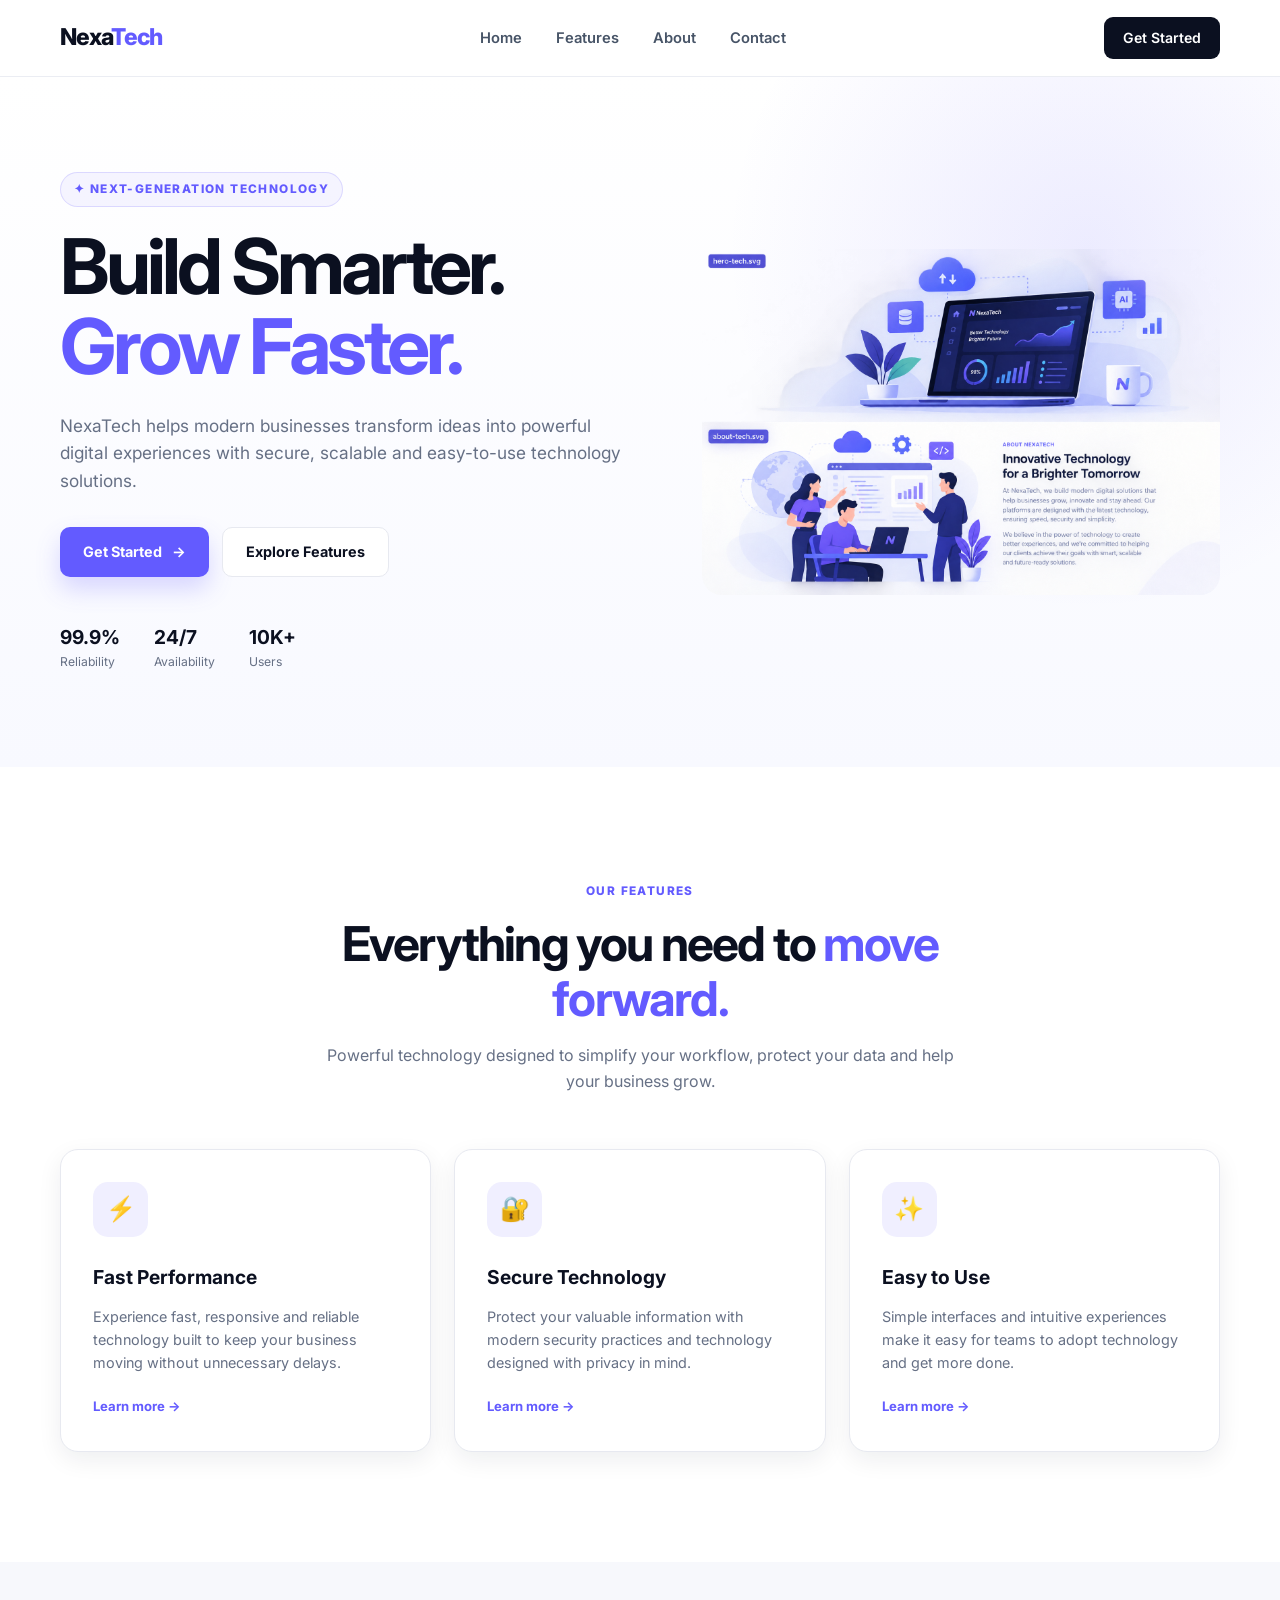
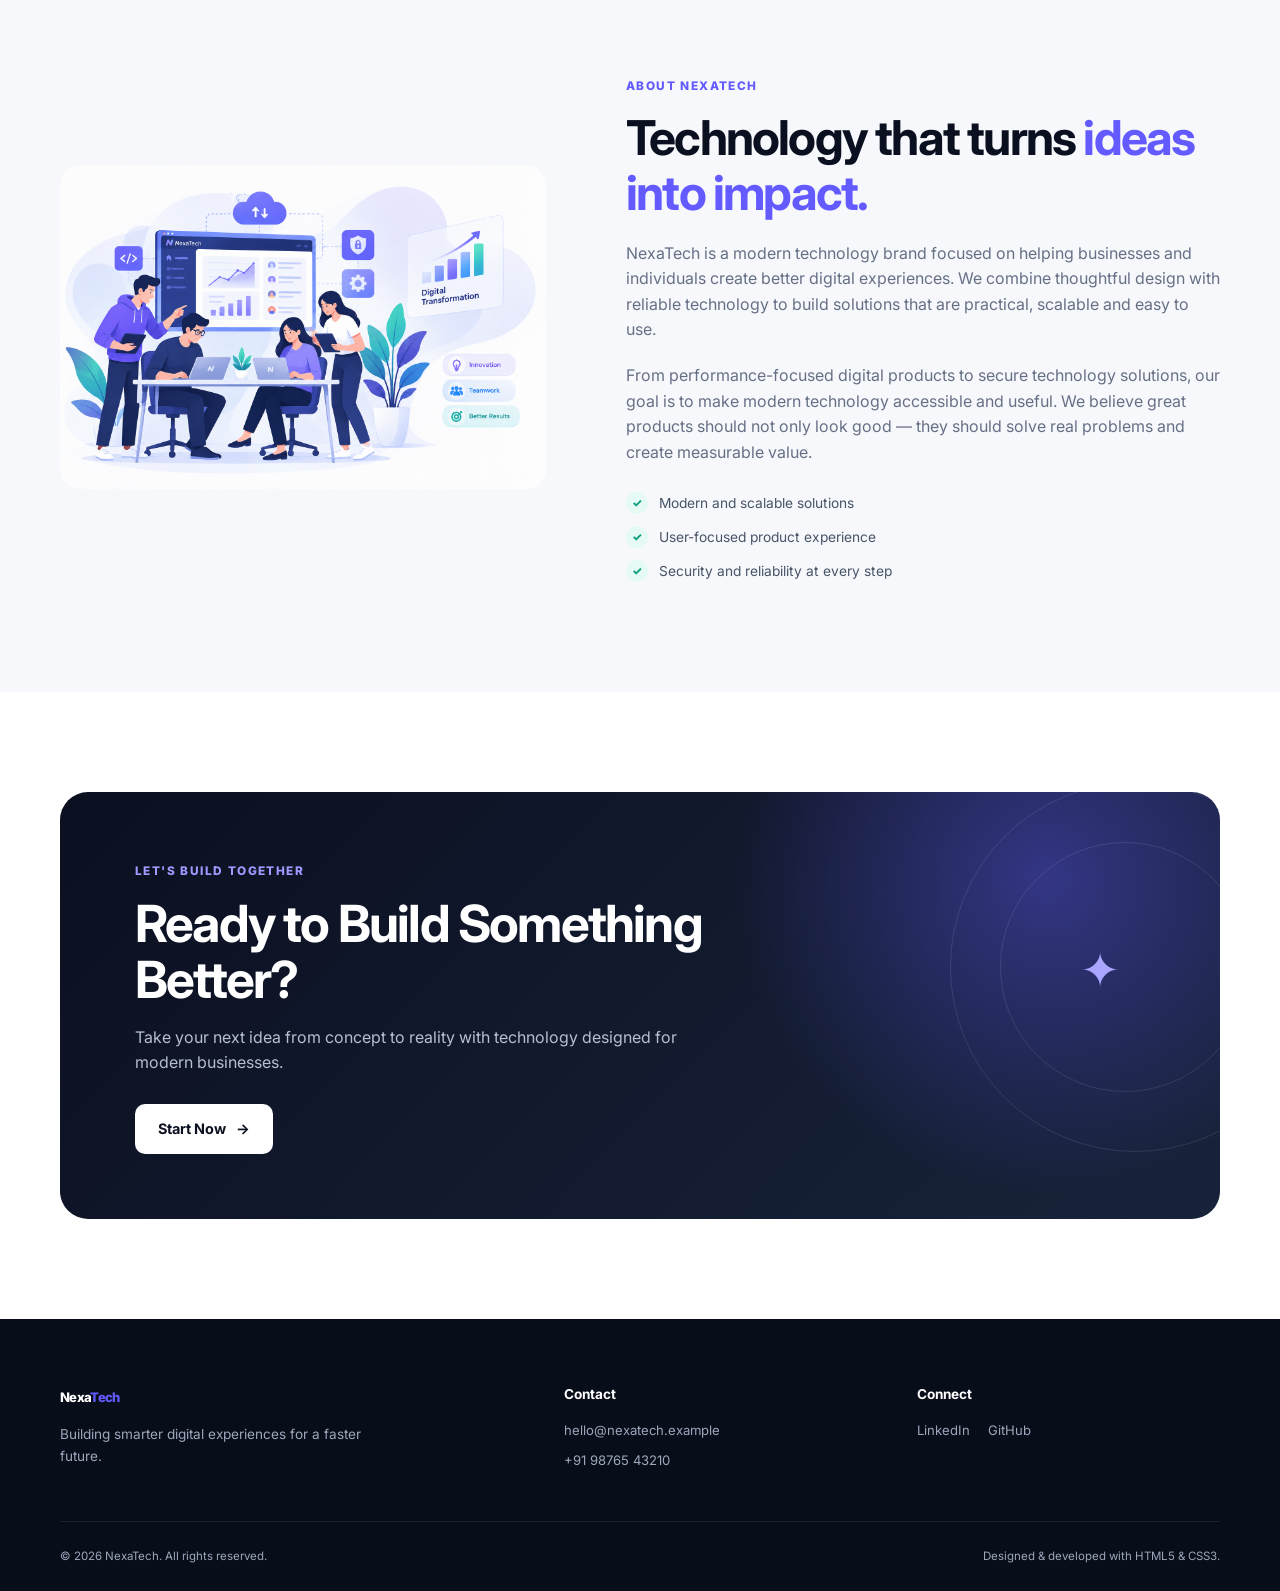
<file: WebDev-L1-LandingPage/index.html>
<!DOCTYPE html>

<html lang="en">
<head>
    <meta charset="UTF-8">

<meta name="viewport" content="width=device-width, initial-scale=1.0">

<meta
    name="description"
    content="NexaTech - Build smarter, grow faster with modern technology solutions."
>

<title>NexaTech | Build Smarter. Grow Faster.</title>

<link rel="preconnect" href="https://fonts.googleapis.com">
<link rel="preconnect" href="https://fonts.gstatic.com" crossorigin>
<link
    href="https://fonts.googleapis.com/css2?family=Inter:wght@400;500;600;700;800&display=swap"
    rel="stylesheet"
>

<link rel="stylesheet" href="style.css">


</head>

<body>


<header class="header">
    <nav class="navbar container">

        <a href="#home" class="logo">
            Nexa<span>Tech</span>
        </a>

        <ul class="nav-links">
            <li>
                <a href="#home">Home</a>
            </li>

            <li>
                <a href="#features">Features</a>
            </li>

            <li>
                <a href="#about">About</a>
            </li>

            <li>
                <a href="#contact">Contact</a>
            </li>
        </ul>

        <a href="#contact" class="nav-button">
            Get Started
        </a>

    </nav>
</header>


<main>

    <section class="hero" id="home">

        <div class="container hero-container">

            <div class="hero-content">

                <span class="hero-tag">
                    ✦ Next-Generation Technology
                </span>

                <h1>
                    Build Smarter.
                    <span>Grow Faster.</span>
                </h1>

                <p>
                    NexaTech helps modern businesses transform ideas into
                    powerful digital experiences with secure, scalable and
                    easy-to-use technology solutions.
                </p>

                <div class="hero-buttons">

                    <a href="#contact" class="btn btn-primary">
                        Get Started <span>→</span>
                    </a>

                    <a href="#features" class="btn btn-secondary">
                        Explore Features
                    </a>

                </div>

                <div class="hero-stats">

                    <div class="stat">
                        <strong>99.9%</strong>
                        <span>Reliability</span>
                    </div>

                    <div class="stat">
                        <strong>24/7</strong>
                        <span>Availability</span>
                    </div>

                    <div class="stat">
                        <strong>10K+</strong>
                        <span>Users</span>
                    </div>

                </div>

            </div>

          <div class="hero-visual">

    <img
        src="assets/images/hero-tech.png"
        alt="NexaTech technology dashboard"
        class="hero-image"
    >

</div>

        </div>

    </section>

    <section class="features section" id="features">

        <div class="container">

            <div class="section-heading">

                <span class="section-label">
                    OUR FEATURES
                </span>

                <h2>
                    Everything you need to
                    <span>move forward.</span>
                </h2>

                <p>
                    Powerful technology designed to simplify your workflow,
                    protect your data and help your business grow.
                </p>

            </div>


            <div class="feature-grid">

                <!-- Feature 1 -->
                <article class="feature-card">

                    <div class="feature-icon">
                        ⚡
                    </div>

                    <h3>Fast Performance</h3>

                    <p>
                        Experience fast, responsive and reliable technology
                        built to keep your business moving without unnecessary
                        delays.
                    </p>

                    <a href="#contact" class="feature-link">
                        Learn more →
                    </a>

                </article>


                <article class="feature-card">

                    <div class="feature-icon">
                        🔐
                    </div>

                    <h3>Secure Technology</h3>

                    <p>
                        Protect your valuable information with modern security
                        practices and technology designed with privacy in mind.
                    </p>

                    <a href="#contact" class="feature-link">
                        Learn more →
                    </a>

                </article>


                <article class="feature-card">

                    <div class="feature-icon">
                        ✨
                    </div>

                    <h3>Easy to Use</h3>

                    <p>
                        Simple interfaces and intuitive experiences make it easy
                        for teams to adopt technology and get more done.
                    </p>

                    <a href="#contact" class="feature-link">
                        Learn more →
                    </a>

                </article>

            </div>

        </div>

    </section>


    <section class="about section" id="about">

        <div class="container about-container">

          <div class="about-visual">

    <img
        src="assets/images/about-tech.png"
        alt="NexaTech digital transformation team"
        class="about-image"
    >

</div>


            <div class="about-content">

                <span class="section-label">
                    ABOUT NEXATECH
                </span>

                <h2>
                    Technology that turns
                    <span>ideas into impact.</span>
                </h2>

                <p>
                    NexaTech is a modern technology brand focused on helping
                    businesses and individuals create better digital experiences.
                    We combine thoughtful design with reliable technology to
                    build solutions that are practical, scalable and easy to use.
                </p>

                <p>
                    From performance-focused digital products to secure
                    technology solutions, our goal is to make modern technology
                    accessible and useful. We believe great products should not
                    only look good — they should solve real problems and create
                    measurable value.
                </p>

                <div class="about-points">

                    <div>
                        <span>✓</span>
                        <p>Modern and scalable solutions</p>
                    </div>

                    <div>
                        <span>✓</span>
                        <p>User-focused product experience</p>
                    </div>

                    <div>
                        <span>✓</span>
                        <p>Security and reliability at every step</p>
                    </div>

                </div>

            </div>

        </div>

    </section>

    <section class="cta-section" id="contact">

        <div class="container">

            <div class="cta-card">

                <div class="cta-content">

                    <span class="section-label">
                        LET'S BUILD TOGETHER
                    </span>

                    <h2>
                        Ready to Build
                        Something Better?
                    </h2>

                    <p>
                        Take your next idea from concept to reality with
                        technology designed for modern businesses.
                    </p>

                    <a href="mailto:hello@nexatech.example" class="btn btn-light">
                        Start Now <span>→</span>
                    </a>

                </div>

                <div class="cta-decoration">
                    <div class="cta-ring ring-one"></div>
                    <div class="cta-ring ring-two"></div>
                    <div class="cta-star">✦</div>
                </div>

            </div>

        </div>

    </section>

</main>


<footer class="footer">

    <div class="container footer-container">

        <div class="footer-brand">

            <a href="#home" class="logo">
                Nexa<span>Tech</span>
            </a>

            <p>
                Building smarter digital experiences for a faster future.
            </p>

        </div>


        <div class="footer-contact">

            <h3>Contact</h3>

            <a href="mailto:hello@nexatech.example">
                hello@nexatech.example
            </a>

            <a href="tel:+919876543210">
                +91 98765 43210
            </a>

        </div>


        <div class="footer-social">

            <h3>Connect</h3>

            <div class="social-links">

                <a
                    href="https://www.linkedin.com/"
                    target="_blank"
                    rel="noopener noreferrer"
                >
                    LinkedIn
                </a>

                <a
                    href="https://github.com/"
                    target="_blank"
                    rel="noopener noreferrer"
                >
                    GitHub
                </a>

            </div>

        </div>

    </div>


    <div class="container footer-bottom">

        <p>
            © 2026 NexaTech. All rights reserved.
        </p>

        <p>
            Designed & developed with HTML5 & CSS3.
        </p>

    </div>

</footer>

</body>
</html>
</file>
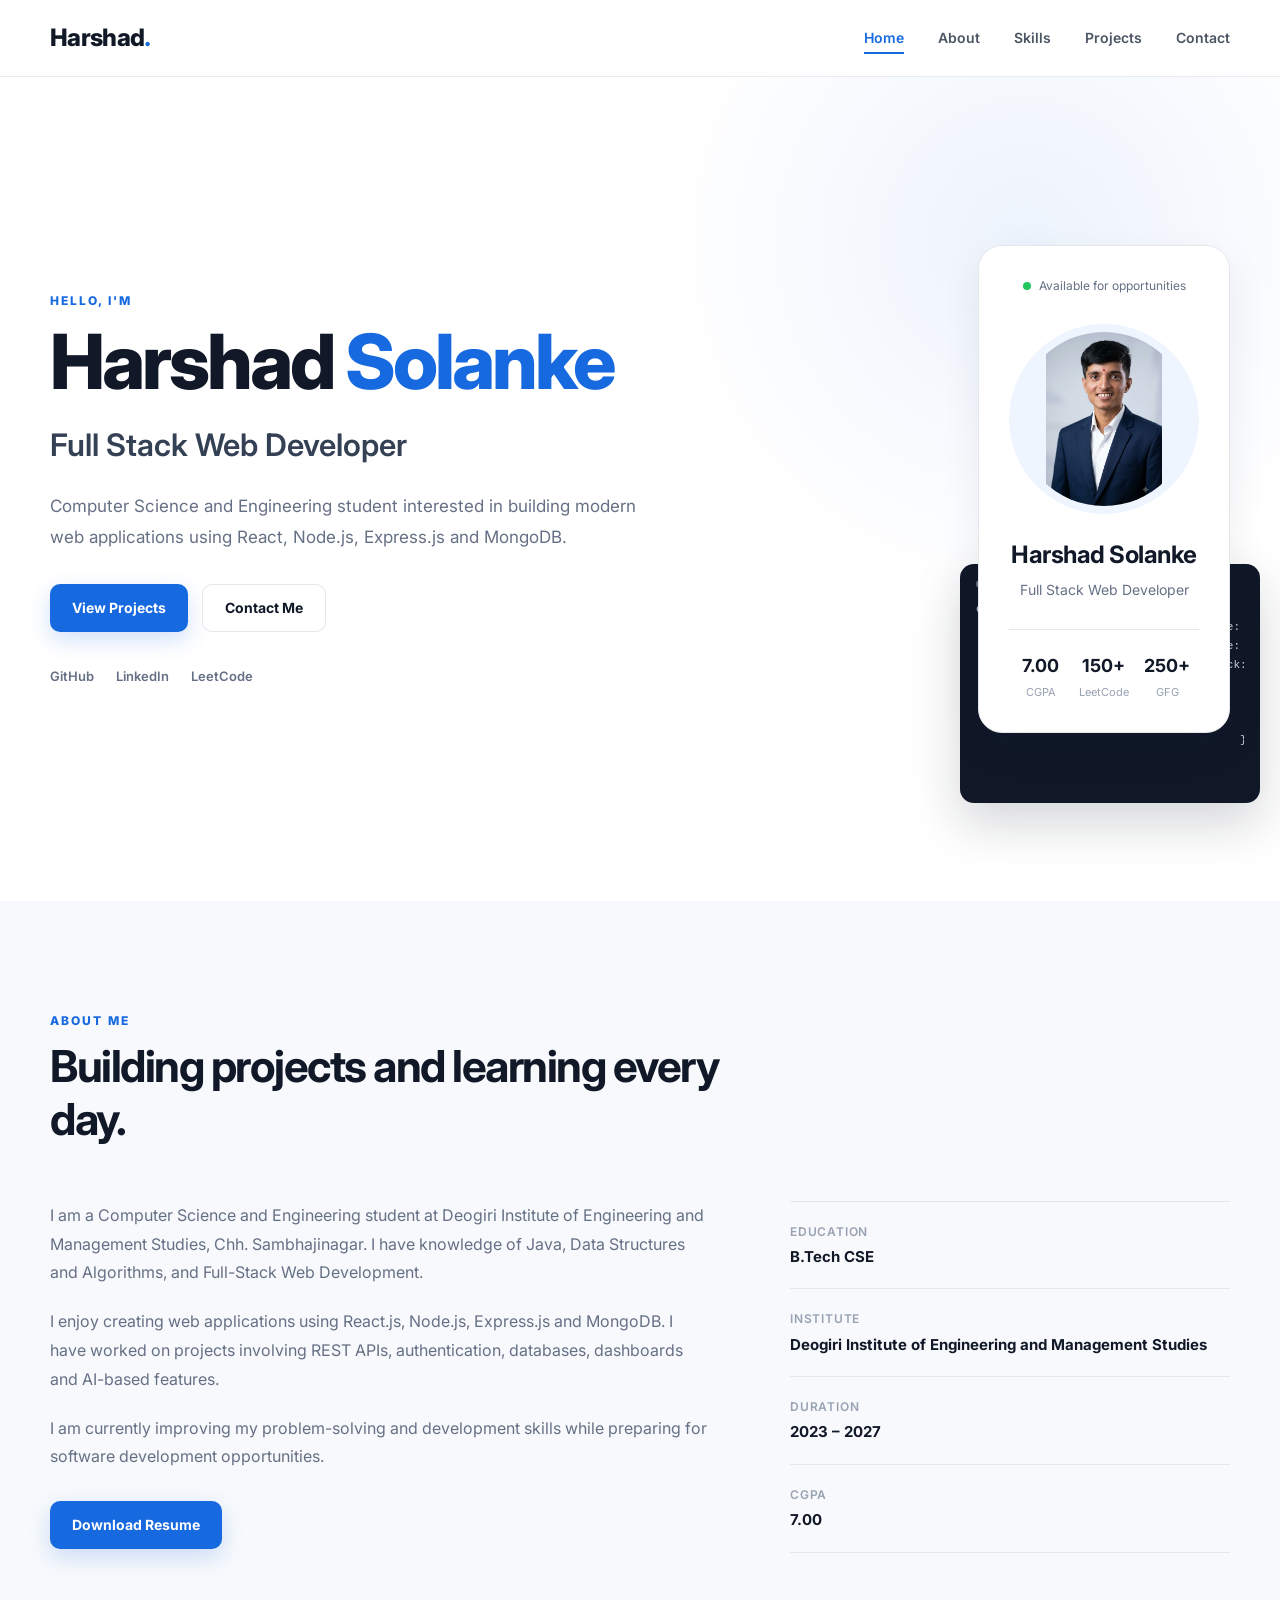
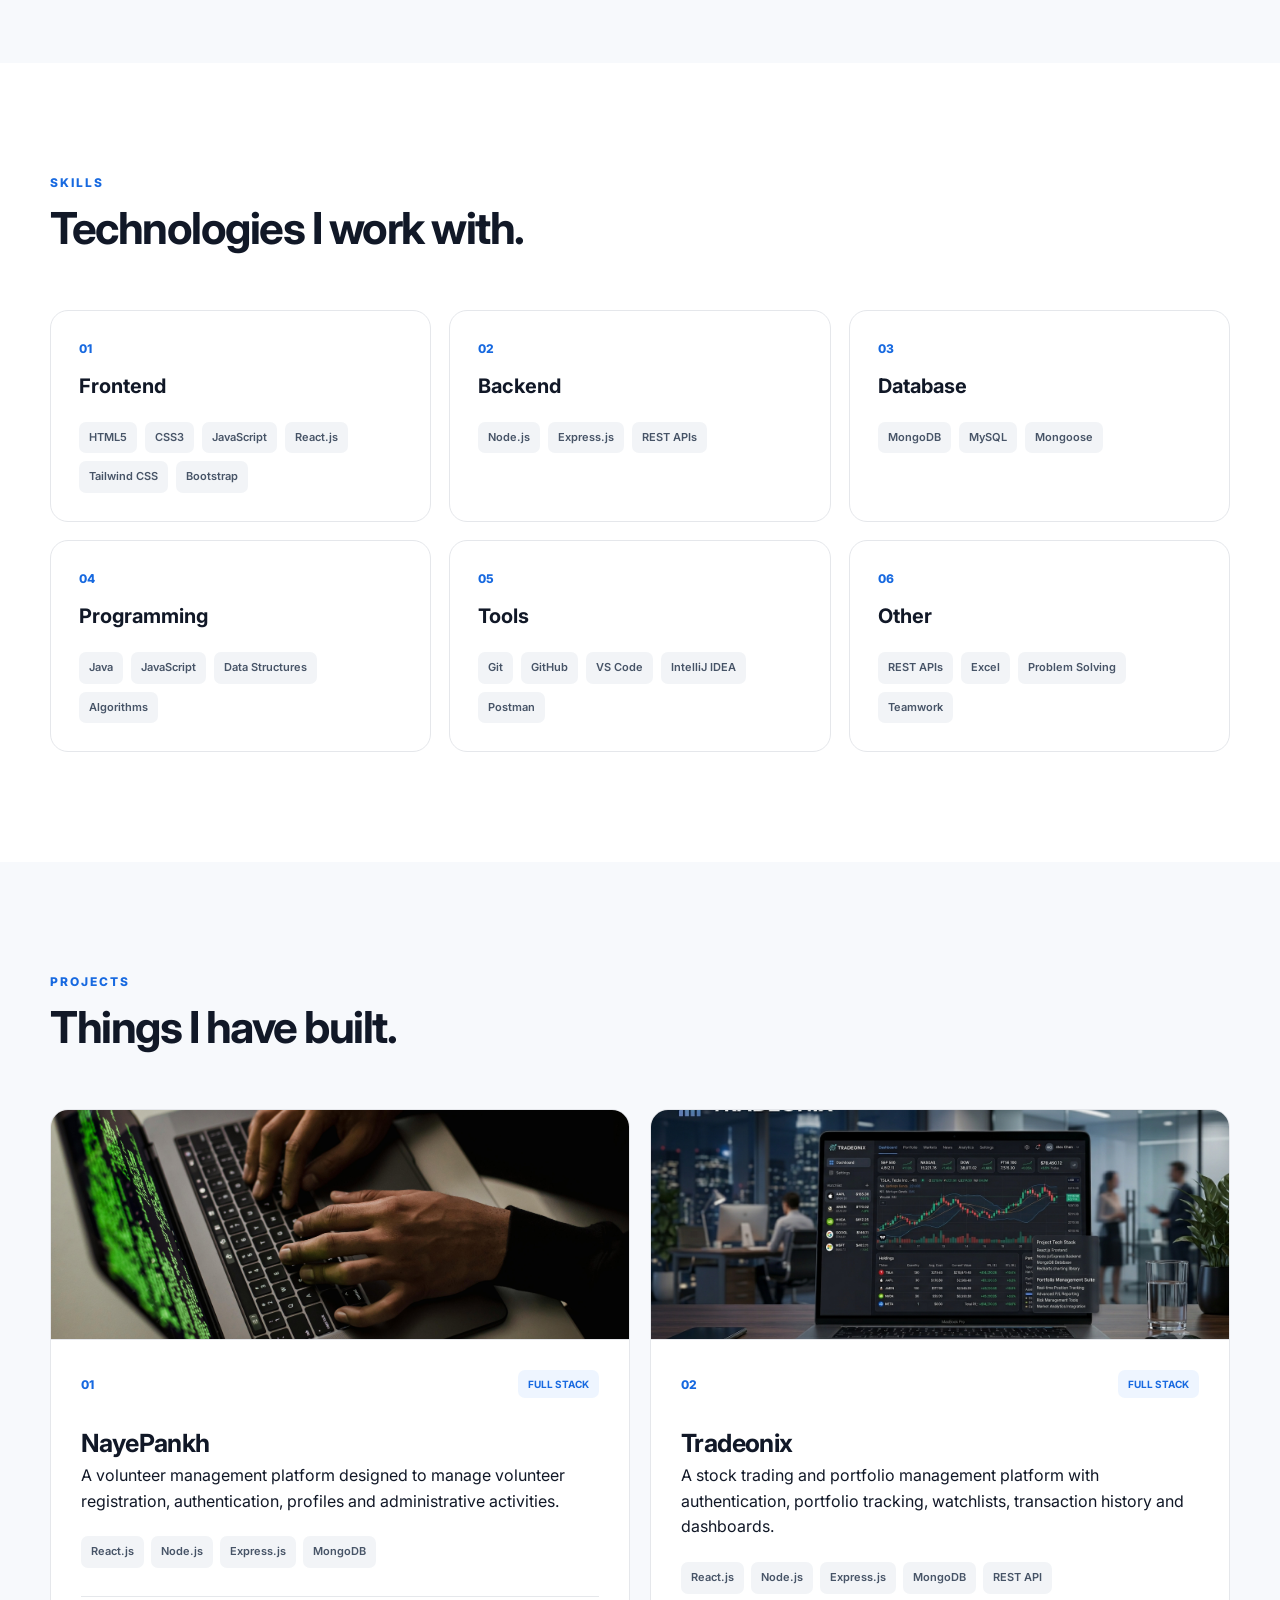
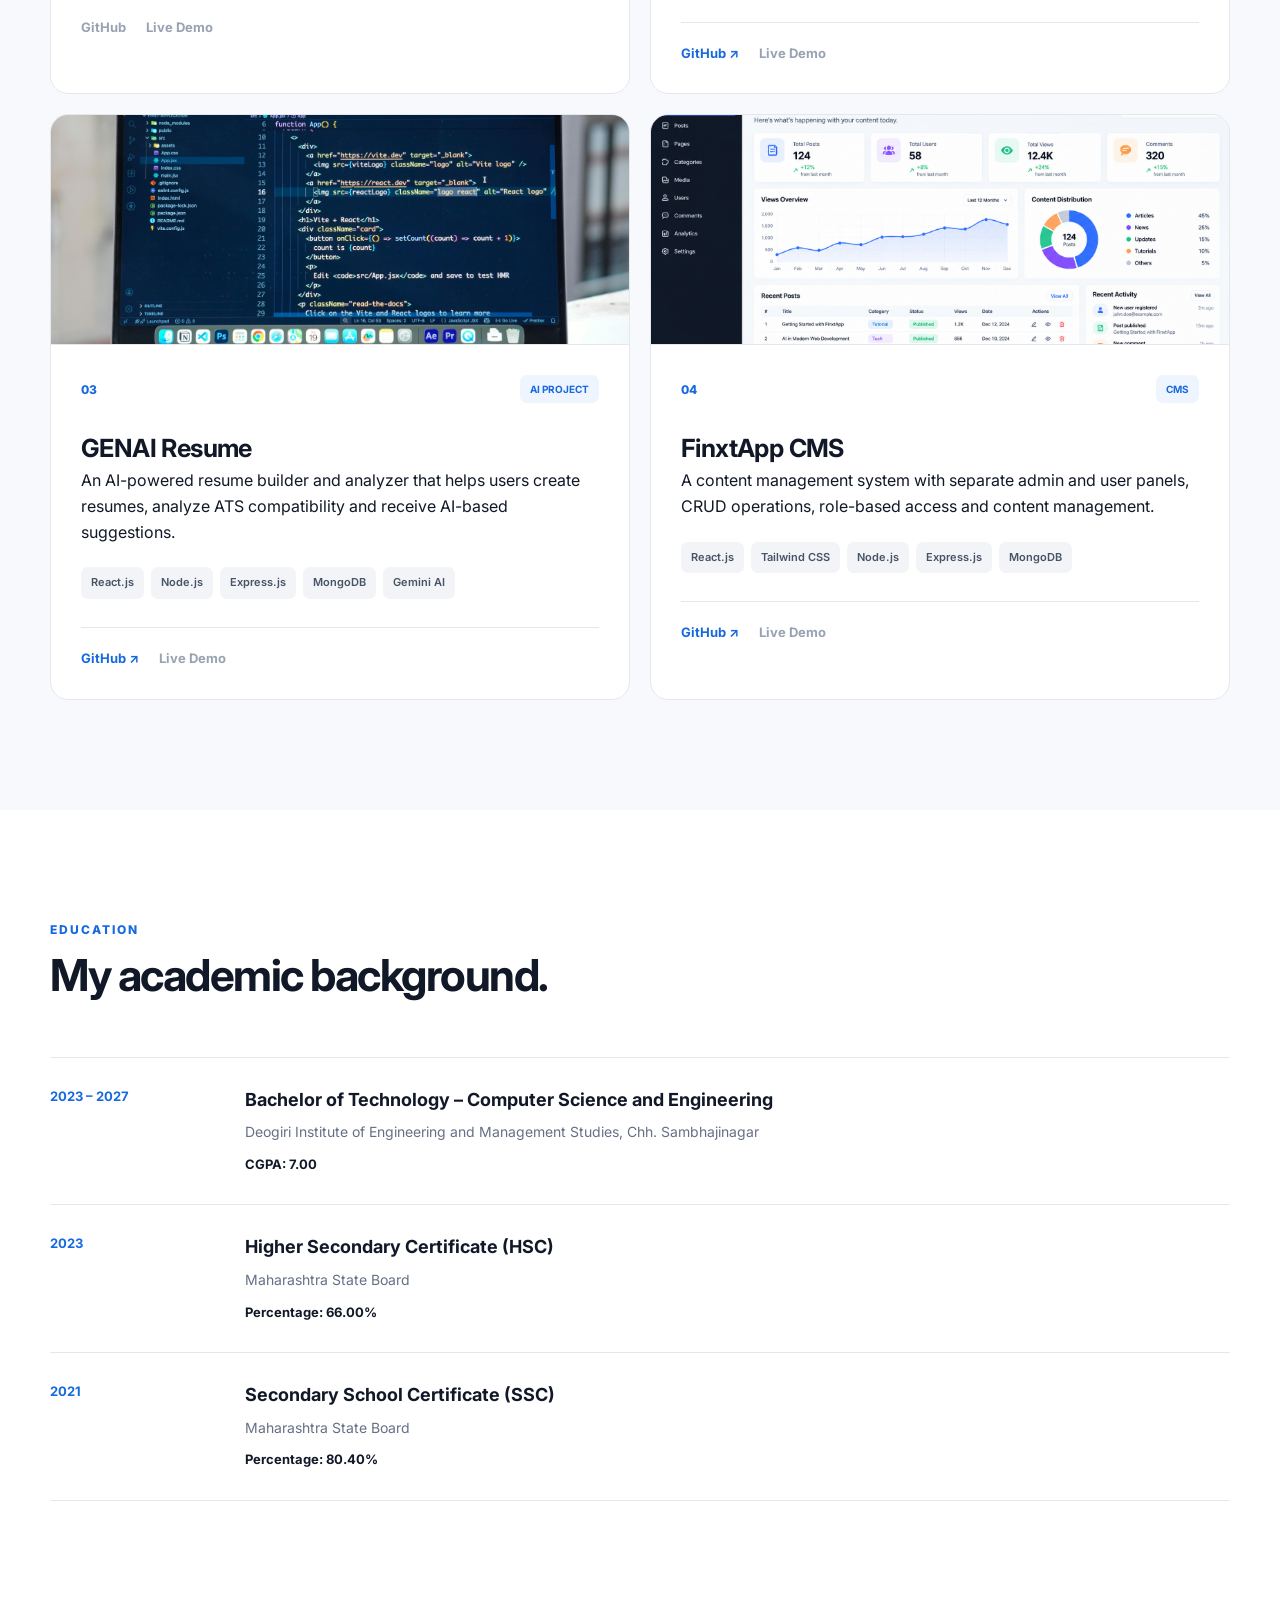
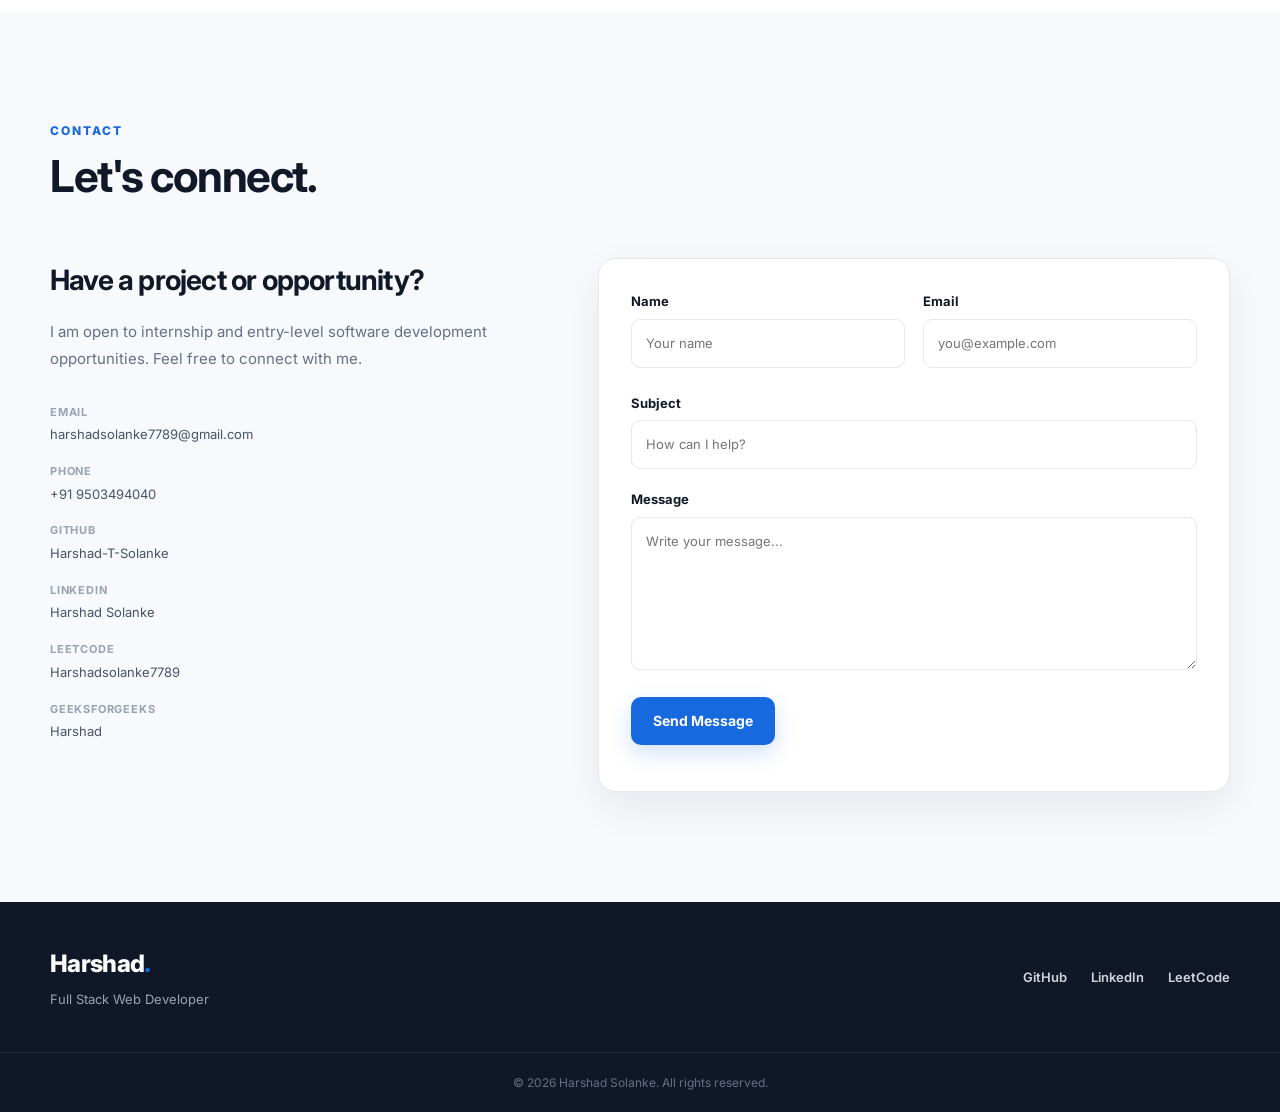
<file: WebDev-L1-PersonalPortfolio/index.html>
<!DOCTYPE html>
<html lang="en">

<head>
    <meta charset="UTF-8">
    <meta name="viewport" content="width=device-width, initial-scale=1.0">

    <meta name="description" content="Harshad Solanke - Full Stack Web Developer Portfolio">
    <meta name="author" content="Harshad Solanke">

    <title>Harshad Solanke | Full Stack Web Developer</title>

    <link rel="stylesheet" href="style.css">

    <!-- Google Font -->
    <link rel="preconnect" href="https://fonts.googleapis.com">
    <link rel="preconnect" href="https://fonts.gstatic.com" crossorigin>
    <link href="https://fonts.googleapis.com/css2?family=Inter:wght@400;500;600;700;800&display=swap" rel="stylesheet">
</head>

<body>

    <header class="header">
        <nav class="navbar container">

            <a href="#home" class="logo">
                Harshad<span>.</span>
            </a>

            <button class="menu-toggle" id="menuToggle" aria-label="Open navigation menu" aria-expanded="false">
                <span></span>
                <span></span>
                <span></span>
            </button>

            <ul class="nav-links" id="navLinks">
                <li>
                    <a href="#home" class="nav-link active">Home</a>
                </li>
                <li>
                    <a href="#about" class="nav-link">About</a>
                </li>
                <li>
                    <a href="#skills" class="nav-link">Skills</a>
                </li>
                <li>
                    <a href="#projects" class="nav-link">Projects</a>
                </li>
                <li>
                    <a href="#contact" class="nav-link">Contact</a>
                </li>
            </ul>

        </nav>
    </header>


    <main>

        <section class="hero section" id="home">

            <div class="container hero-container">

                <div class="hero-content">

                    <p class="hero-small-text">
                        HELLO, I'M
                    </p>

                    <h1>
                        Harshad <span>Solanke</span>
                    </h1>

                    <h2>
                        Full Stack Web Developer
                    </h2>

                    <p class="hero-description">
                        Computer Science and Engineering student interested in
                        building modern web applications using React, Node.js,
                        Express.js and MongoDB.
                    </p>

                    <div class="hero-buttons">

                        <a href="#projects" class="btn btn-primary">
                            View Projects
                        </a>

                        <a href="#contact" class="btn btn-secondary">
                            Contact Me
                        </a>

                    </div>

                    <div class="hero-socials">

                        <a href="https://github.com/Harshad-T-Solanke" target="_blank" rel="noopener noreferrer">
                            GitHub
                        </a>

                        <a href="https://linkedin.com/in/harshad-solanke-7283b9337" target="_blank"
                            rel="noopener noreferrer">
                            LinkedIn
                        </a>

                        <a href="https://leetcode.com/u/Harshadsolanke7789/" target="_blank" rel="noopener noreferrer">
                            LeetCode
                        </a>

                    </div>

                </div>


                <div class="hero-visual">

                    <div class="profile-card">

                        <div class="profile-top">
                            <span class="status-dot"></span>
                            Available for opportunities
                        </div>

                        <div class="avatar-wrapper">
                            <img src="assets/images/profile.jpg" alt="Harshad Solanke profile avatar" class="avatar">
                        </div>

                        <h3>Harshad Solanke</h3>

                        <p>
                            Full Stack Web Developer
                        </p>

                        <div class="profile-stats">

                            <div>
                                <strong>7.00</strong>
                                <span>CGPA</span>
                            </div>

                            <div>
                                <strong>150+</strong>
                                <span>LeetCode</span>
                            </div>

                            <div>
                                <strong>250+</strong>
                                <span>GFG</span>
                            </div>

                        </div>

                    </div>

                    <div class="code-card">

                        <div class="code-header">
                            <span></span>
                            <span></span>
                            <span></span>
                        </div>

                        <pre><code>const developer = {
                                   name: "Harshad",
                                   role: "Full Stack Developer",
                                   stack: [
                                           "React",
                                           "Node.js",
                                            "MongoDB"
                                        };
                                        
        </code></pre>
                    </div>
                </div>
            </div>

        </section>
        <section class="about section" id="about">

            <div class="container">

                <div class="section-heading">
                    <p class="section-label">ABOUT ME</p>
                    <h2>Building projects and learning every day.</h2>
                </div>

                <div class="about-grid">

                    <div class="about-text">

                        <p>
                            I am a Computer Science and Engineering student at
                            Deogiri Institute of Engineering and Management
                            Studies, Chh. Sambhajinagar. I have knowledge of
                            Java, Data Structures and Algorithms, and Full-Stack
                            Web Development.
                        </p>

                        <p>
                            I enjoy creating web applications using React.js,
                            Node.js, Express.js and MongoDB. I have worked on
                            projects involving REST APIs, authentication,
                            databases, dashboards and AI-based features.
                        </p>

                        <p>
                            I am currently improving my problem-solving and
                            development skills while preparing for software
                            development opportunities.
                        </p>

                        <a href="Harshad-Solanke-Resume.pdf" class="btn btn-primary" download>
                            Download Resume
                        </a>

                    </div>
                    <div class="about-info">

                        <div class="info-item">
                            <span>Education</span>
                            <strong>B.Tech CSE</strong>
                        </div>

                        <div class="info-item">
                            <span>Institute</span>
                            <strong>
                                Deogiri Institute of Engineering and
                                Management Studies
                            </strong>
                        </div>

                        <div class="info-item">
                            <span>Duration</span>
                            <strong>2023 – 2027</strong>
                        </div>

                        <div class="info-item">
                            <span>CGPA</span>
                            <strong>7.00</strong>
                        </div>

                    </div>

                </div>

            </div>

        </section>

        <section class="skills section" id="skills">

            <div class="container">

                <div class="section-heading">
                    <p class="section-label">SKILLS</p>
                    <h2>Technologies I work with.</h2>
                </div>


                <div class="skills-grid">

                    <div class="skill-card">

                        <div class="skill-number">01</div>

                        <h3>Frontend</h3>

                        <div class="skill-list">
                            <span>HTML5</span>
                            <span>CSS3</span>
                            <span>JavaScript</span>
                            <span>React.js</span>
                            <span>Tailwind CSS</span>
                            <span>Bootstrap</span>
                        </div>

                    </div>


                    <div class="skill-card">

                        <div class="skill-number">02</div>

                        <h3>Backend</h3>

                        <div class="skill-list">
                            <span>Node.js</span>
                            <span>Express.js</span>
                            <span>REST APIs</span>
                        </div>

                    </div>


                    <div class="skill-card">

                        <div class="skill-number">03</div>

                        <h3>Database</h3>

                        <div class="skill-list">
                            <span>MongoDB</span>
                            <span>MySQL</span>
                            <span>Mongoose</span>
                        </div>

                    </div>


                    <div class="skill-card">

                        <div class="skill-number">04</div>

                        <h3>Programming</h3>

                        <div class="skill-list">
                            <span>Java</span>
                            <span>JavaScript</span>
                            <span>Data Structures</span>
                            <span>Algorithms</span>
                        </div>

                    </div>


                    <div class="skill-card">

                        <div class="skill-number">05</div>

                        <h3>Tools</h3>

                        <div class="skill-list">
                            <span>Git</span>
                            <span>GitHub</span>
                            <span>VS Code</span>
                            <span>IntelliJ IDEA</span>
                            <span>Postman</span>
                        </div>

                    </div>


                    <div class="skill-card">

                        <div class="skill-number">06</div>

                        <h3>Other</h3>

                        <div class="skill-list">
                            <span>REST APIs</span>
                            <span>Excel</span>
                            <span>Problem Solving</span>
                            <span>Teamwork</span>
                        </div>

                    </div>

                </div>

            </div>

        </section>

        <section class="projects section" id="projects">

            <div class="container">

                <div class="section-heading">
                    <p class="section-label">PROJECTS</p>
                    <h2>Things I have built.</h2>
                </div>

                <div class="projects-grid">
                    <article class="project-card">

                        <div class="project-image">
                            <img src="assets/images/nayepankh.png"
                                alt="NayePankh Volunteer Management System screenshot">
                        </div>

                        <div class="project-content">

                            <div class="project-top">
                                <span class="project-number">01</span>
                                <span class="project-type">Full Stack</span>
                            </div>

                            <h3>NayePankh</h3>
                            <p>
                                A volunteer management platform designed to manage
                                volunteer registration, authentication, profiles and
                                administrative activities.
                            </p>
                            <div class="tech-stack">
                                <span>React.js</span>
                                <span>Node.js</span>
                                <span>Express.js</span>
                                <span>MongoDB</span>
                            </div>
                            <div class="project-links">
                                <a href="#" class="project-link disabled" onclick="return false;">
                                    GitHub
                                </a>

                                <a href="#" class="project-link disabled" onclick="return false;">
                                    Live Demo
                                </a>
                            </div>

                        </div>

                    </article>

                    <article class="project-card">

                        <div class="project-image">
                            <img src="assets/images/tradeonix.png" alt="Tradeonix Stock Trading Platform screenshot">
                        </div>

                        <div class="project-content">

                            <div class="project-top">
                                <span class="project-number">02</span>
                                <span class="project-type">Full Stack</span>
                            </div>

                            <h3>Tradeonix</h3>

                            <p>
                                A stock trading and portfolio management platform with
                                authentication, portfolio tracking, watchlists,
                                transaction history and dashboards.
                            </p>

                            <div class="tech-stack">
                                <span>React.js</span>
                                <span>Node.js</span>
                                <span>Express.js</span>
                                <span>MongoDB</span>
                                <span>REST API</span>
                            </div>

                            <div class="project-links">

                                <a href="https://github.com/Harshad-T-Solanke/Tradeonix" target="_blank"
                                    rel="noopener noreferrer" class="project-link">
                                    GitHub ↗
                                </a>

                                <a href="#" class="project-link disabled" onclick="return false;">
                                    Live Demo
                                </a>

                            </div>

                        </div>

                    </article>

                    <article class="project-card">

                        <div class="project-image">
                            <img src="assets/images/genai-resume.png"
                                alt="GENAI Resume Builder and Analyzer screenshot">
                        </div>

                        <div class="project-content">

                            <div class="project-top">
                                <span class="project-number">03</span>
                                <span class="project-type">AI Project</span>
                            </div>

                            <h3>GENAI Resume</h3>

                            <p>
                                An AI-powered resume builder and analyzer that helps
                                users create resumes, analyze ATS compatibility and
                                receive AI-based suggestions.
                            </p>

                            <div class="tech-stack">
                                <span>React.js</span>
                                <span>Node.js</span>
                                <span>Express.js</span>
                                <span>MongoDB</span>
                                <span>Gemini AI</span>
                            </div>

                            <div class="project-links">

                                <a href="https://github.com/Harshad-T-Solanke/GENAI-Interview" target="_blank"
                                    rel="noopener noreferrer" class="project-link">
                                    GitHub ↗
                                </a>

                                <a href="#" class="project-link disabled" onclick="return false;">
                                    Live Demo
                                </a>

                            </div>

                        </div>

                    </article>

                    <article class="project-card">

                        <div class="project-image">
                            <img src="assets/images/finxtapp-cms.png" alt="FinxtApp CMS dashboard screenshot">
                        </div>

                        <div class="project-content">

                            <div class="project-top">
                                <span class="project-number">04</span>
                                <span class="project-type">CMS</span>
                            </div>

                            <h3>FinxtApp CMS</h3>

                            <p>
                                A content management system with separate admin and
                                user panels, CRUD operations, role-based access and
                                content management.
                            </p>

                            <div class="tech-stack">
                                <span>React.js</span>
                                <span>Tailwind CSS</span>
                                <span>Node.js</span>
                                <span>Express.js</span>
                                <span>MongoDB</span>
                            </div>

                            <div class="project-links">

                                <a href="https://github.com/Harshad-T-Solanke/FinxtApp-CMS" target="_blank"
                                    rel="noopener noreferrer" class="project-link">
                                    GitHub ↗
                                </a>

                                <a href="#" class="project-link disabled" onclick="return false;">
                                    Live Demo
                                </a>

                            </div>

                        </div>

                    </article>
                </div>

            </div>

        </section>

        <section class="education section">

            <div class="container">

                <div class="section-heading">
                    <p class="section-label">EDUCATION</p>
                    <h2>My academic background.</h2>
                </div>


                <div class="education-list">

                    <div class="education-item">

                        <div class="education-year">
                            2023 – 2027
                        </div>

                        <div class="education-content">

                            <h3>
                                Bachelor of Technology – Computer Science
                                and Engineering
                            </h3>

                            <p>
                                Deogiri Institute of Engineering and
                                Management Studies, Chh. Sambhajinagar
                            </p>

                            <strong>
                                CGPA: 7.00
                            </strong>

                        </div>

                    </div>


                    <div class="education-item">

                        <div class="education-year">
                            2023
                        </div>

                        <div class="education-content">

                            <h3>
                                Higher Secondary Certificate (HSC)
                            </h3>

                            <p>
                                Maharashtra State Board
                            </p>

                            <strong>
                                Percentage: 66.00%
                            </strong>

                        </div>

                    </div>


                    <div class="education-item">

                        <div class="education-year">
                            2021
                        </div>

                        <div class="education-content">

                            <h3>
                                Secondary School Certificate (SSC)
                            </h3>

                            <p>
                                Maharashtra State Board
                            </p>

                            <strong>
                                Percentage: 80.40%
                            </strong>

                        </div>

                    </div>

                </div>

            </div>

        </section>

        <section class="contact section" id="contact">

            <div class="container">

                <div class="section-heading">
                    <p class="section-label">CONTACT</p>
                    <h2>Let's connect.</h2>
                </div>


                <div class="contact-grid">

                    <div class="contact-info">

                        <h3>
                            Have a project or opportunity?
                        </h3>

                        <p>
                            I am open to internship and entry-level software
                            development opportunities. Feel free to connect
                            with me.
                        </p>


                        <div class="contact-details">

                            <a href="mailto:harshadsolanke7789@gmail.com">
                                <span>Email</span>
                                harshadsolanke7789@gmail.com
                            </a>

                            <a href="tel:+919503494040">
                                <span>Phone</span>
                                +91 9503494040
                            </a>

                            <a href="https://github.com/Harshad-T-Solanke" target="_blank" rel="noopener noreferrer">
                                <span>GitHub</span>
                                Harshad-T-Solanke
                            </a>

                            <a href="https://linkedin.com/in/harshad-solanke-7283b9337" target="_blank"
                                rel="noopener noreferrer">
                                <span>LinkedIn</span>
                                Harshad Solanke
                            </a>

                            <a href="https://leetcode.com/u/Harshadsolanke7789/" target="_blank"
                                rel="noopener noreferrer">
                                <span>LeetCode</span>
                                Harshadsolanke7789
                            </a>

                            <a href="https://www.geeksforgeeks.org/profile/harshadsolap5i" target="_blank"
                                rel="noopener noreferrer">
                                <span>GeeksforGeeks</span>
                                Harshad
                            </a>

                        </div>

                    </div>


                    <form class="contact-form" id="contactForm" novalidate>

                        <div class="form-row">

                            <div class="form-group">

                                <label for="name">
                                    Name
                                </label>

                                <input type="text" id="name" name="name" placeholder="Your name" required>

                                <small class="error-message"></small>

                            </div>


                            <div class="form-group">

                                <label for="email">
                                    Email
                                </label>

                                <input type="email" id="email" name="email" placeholder="you@example.com" required>

                                <small class="error-message"></small>

                            </div>

                        </div>


                        <div class="form-group">

                            <label for="subject">
                                Subject
                            </label>

                            <input type="text" id="subject" name="subject" placeholder="How can I help?" required>

                            <small class="error-message"></small>

                        </div>


                        <div class="form-group">

                            <label for="message">
                                Message
                            </label>

                            <textarea id="message" name="message" rows="6" placeholder="Write your message..."
                                required></textarea>

                            <small class="error-message"></small>

                        </div>


                        <button type="submit" class="btn btn-primary submit-btn">
                            Send Message
                        </button>

                        <p id="formStatus" class="form-status" role="status"></p>

                    </form>

                </div>

            </div>

        </section>

    </main>

    <footer class="footer">

        <div class="container footer-content">

            <div>

                <a href="#home" class="footer-logo">
                    Harshad<span>.</span>
                </a>

                <p>
                    Full Stack Web Developer
                </p>

            </div>


            <div class="footer-socials">

                <a href="https://github.com/Harshad-T-Solanke" target="_blank" rel="noopener noreferrer">
                    GitHub
                </a>

                <a href="https://linkedin.com/in/harshad-solanke-7283b9337" target="_blank" rel="noopener noreferrer">
                    LinkedIn
                </a>

                <a href="https://leetcode.com/u/Harshadsolanke7789/" target="_blank" rel="noopener noreferrer">
                    LeetCode
                </a>

            </div>

        </div>


        <div class="footer-bottom">

            <p>
                © 2026 Harshad Solanke. All rights reserved.
            </p>

        </div>

    </footer>

    <button class="back-to-top" id="backToTop" aria-label="Back to top">
        ↑
    </button>


    <script src="script.js"></script>

</body>

</html>
</file>
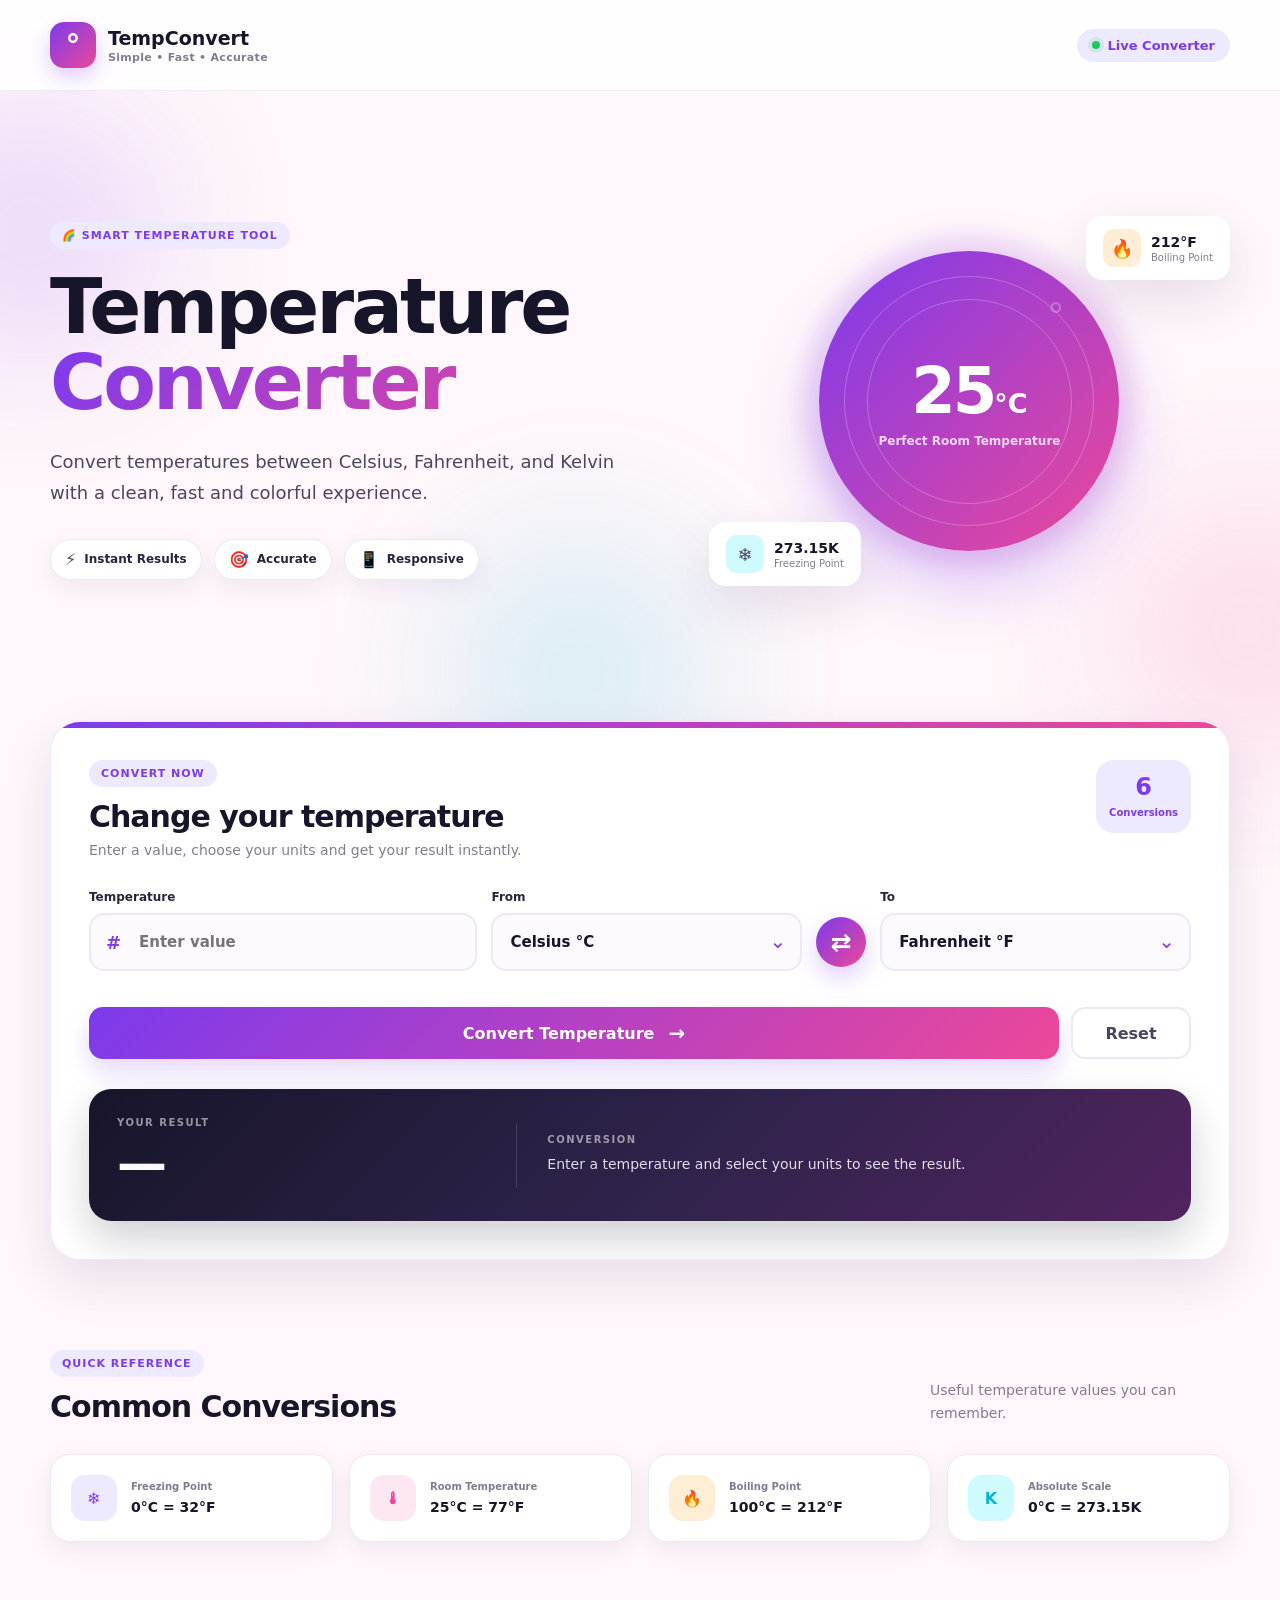
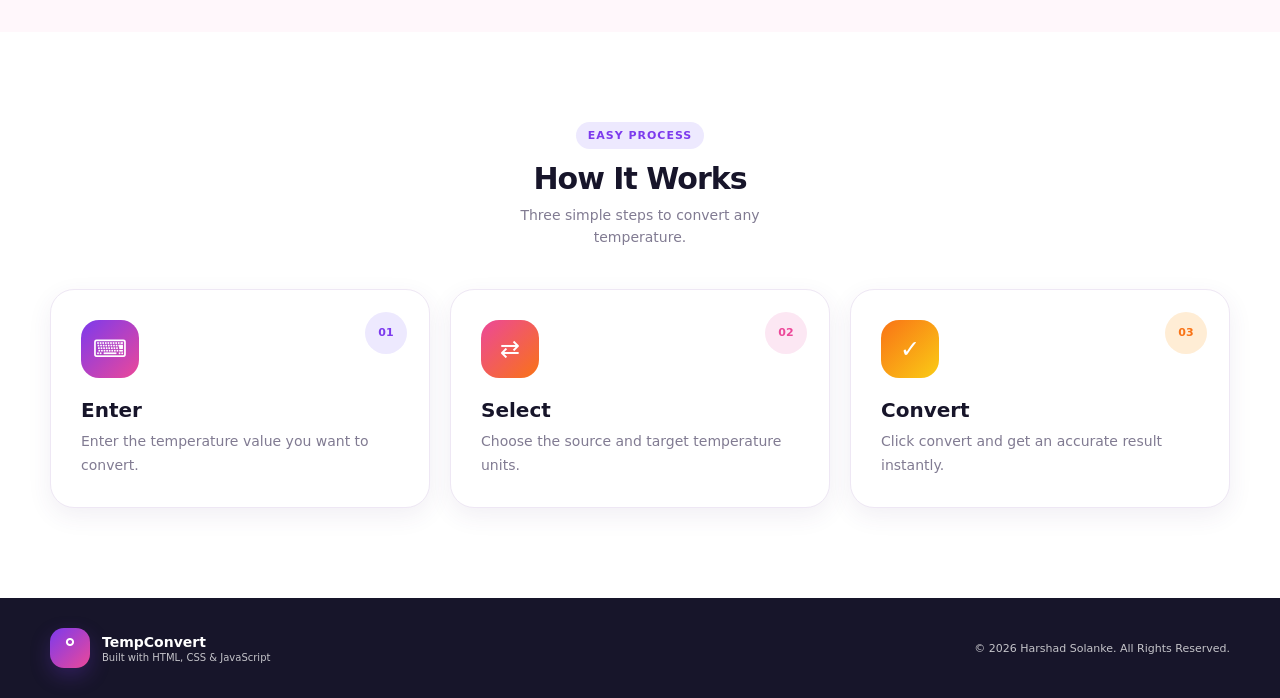
<file: WebDev-L1-TemperatureConverter/index.html>
<!DOCTYPE html>
<html lang="en">
<head>
    <meta charset="UTF-8">
    <meta name="viewport" content="width=device-width, initial-scale=1.0">

    <meta
        name="description"
        content="TempConvert - A colorful, fast and accurate temperature converter."
    >

    <title>TempConvert | Temperature Converter</title>

    <link rel="stylesheet" href="style.css">
</head>

<body>

    <div class="bg-shape shape-one"></div>
    <div class="bg-shape shape-two"></div>
    <div class="bg-shape shape-three"></div>

    <header class="header">
        <div class="container nav-container">

            <a href="#" class="brand">
                <span class="brand-icon">°</span>

                <div>
                    <span class="brand-name">TempConvert</span>
                    <span class="brand-tagline">Simple • Fast • Accurate</span>
                </div>
            </a>

            <div class="header-badge">
                <span class="status-dot"></span>
                Live Converter
            </div>

        </div>
    </header>

    <main>

        <section class="hero">
            <div class="container hero-grid">

                <div class="hero-content">

                    <span class="eyebrow">
                        🌈 SMART TEMPERATURE TOOL
                    </span>

                    <h1>
                        Temperature
                        <span>Converter</span>
                    </h1>

                    <p class="hero-description">
                        Convert temperatures between Celsius, Fahrenheit,
                        and Kelvin with a clean, fast and colorful experience.
                    </p>

                    <div class="hero-features">
                        <div class="hero-feature">
                            <span>⚡</span>
                            <p>Instant Results</p>
                        </div>

                        <div class="hero-feature">
                            <span>🎯</span>
                            <p>Accurate</p>
                        </div>

                        <div class="hero-feature">
                            <span>📱</span>
                            <p>Responsive</p>
                        </div>
                    </div>

                </div>

                <div class="temperature-visual">

                    <div class="visual-glow"></div>

                    <div class="temperature-circle">

                        <div class="circle-ring ring-one"></div>
                        <div class="circle-ring ring-two"></div>

                        <div class="temperature-symbol">°</div>

                        <div class="visual-temperature">
                            25<span>°C</span>
                        </div>

                        <p>Perfect Room Temperature</p>
                    </div>

                    <div class="floating-card card-top">
                        <span class="floating-icon orange">🔥</span>
                        <div>
                            <strong>212°F</strong>
                            <small>Boiling Point</small>
                        </div>
                    </div>

                    <div class="floating-card card-bottom">
                        <span class="floating-icon cyan">❄</span>
                        <div>
                            <strong>273.15K</strong>
                            <small>Freezing Point</small>
                        </div>
                    </div>

                </div>

            </div>
        </section>

        <section class="converter-section">

            <div class="container">

                <div class="converter-card">

                    <div class="converter-header">

                        <div>
                            <span class="section-label">CONVERT NOW</span>

                            <h2>
                                Change your temperature
                            </h2>

                            <p>
                                Enter a value, choose your units and get
                                your result instantly.
                            </p>
                        </div>

                        <div class="conversion-count">
                            <strong>6</strong>
                            <span>Conversions</span>
                        </div>

                    </div>

                    <form id="converterForm">

                        <div class="converter-controls">

                            <div class="control-group input-group">

                                <label for="temperature">
                                    Temperature
                                </label>

                                <div class="input-wrapper">
                                    <span class="input-symbol">#</span>

                                    <input
                                        type="number"
                                        id="temperature"
                                        placeholder="Enter value"
                                        step="any"
                                        autocomplete="off"
                                        required
                                    >
                                </div>

                            </div>

                            <div class="control-group">

                                <label for="fromUnit">
                                    From
                                </label>

                                <div class="select-wrapper">
                                    <select id="fromUnit">
                                        <option value="C">Celsius °C</option>
                                        <option value="F">Fahrenheit °F</option>
                                        <option value="K">Kelvin K</option>
                                    </select>
                                </div>

                            </div>
                    
                            <button
                                type="button"
                                class="swap-button"
                                id="swapButton"
                                aria-label="Swap temperature units"
                                title="Swap units"
                            >
                                ⇄
                            </button>

                
                            <div class="control-group">

                                <label for="toUnit">
                                    To
                                </label>

                                <div class="select-wrapper">
                                    <select id="toUnit">
                                        <option value="F">Fahrenheit °F</option>
                                        <option value="C">Celsius °C</option>
                                        <option value="K">Kelvin K</option>
                                    </select>
                                </div>

                            </div>

                        </div>

                        <p
                            id="errorMessage"
                            class="error-message"
                            role="alert"
                            aria-live="polite"
                        ></p>

                        <div class="converter-actions">

                            <button
                                type="submit"
                                class="convert-button"
                                id="convertButton"
                            >
                                <span>Convert Temperature</span>
                                <span class="button-arrow">→</span>
                            </button>

                            <button
                                type="button"
                                class="reset-button"
                                id="resetButton"
                            >
                                Reset
                            </button>

                        </div>

                    </form>

                    <div class="result-card">

                        <div class="result-left">

                            <span class="result-label">
                                YOUR RESULT
                            </span>

                            <div
                                class="result-value"
                                id="resultValue"
                                aria-live="polite"
                            >
                                —
                            </div>

                        </div>

                        <div class="result-divider"></div>

                        <div class="result-right">

                            <span class="result-label">
                                CONVERSION
                            </span>

                            <p id="resultSummary">
                                Enter a temperature and select your
                                units to see the result.
                            </p>

                        </div>

                    </div>

                </div>

            </div>

        </section>


        <section class="common-section">

            <div class="container">

                <div class="section-heading">

                    <div>
                        <span class="section-label">
                            QUICK REFERENCE
                        </span>

                        <h2>Common Conversions</h2>
                    </div>

                    <p>
                        Useful temperature values you can remember.
                    </p>

                </div>


                <div class="common-grid">

                    <article class="common-card purple-card">
                        <div class="common-icon">❄</div>

                        <div>
                            <span>Freezing Point</span>
                            <strong>0°C = 32°F</strong>
                        </div>
                    </article>


                    <article class="common-card pink-card">
                        <div class="common-icon">🌡</div>

                        <div>
                            <span>Room Temperature</span>
                            <strong>25°C = 77°F</strong>
                        </div>
                    </article>


                    <article class="common-card orange-card">
                        <div class="common-icon">🔥</div>

                        <div>
                            <span>Boiling Point</span>
                            <strong>100°C = 212°F</strong>
                        </div>
                    </article>


                    <article class="common-card cyan-card">
                        <div class="common-icon">K</div>

                        <div>
                            <span>Absolute Scale</span>
                            <strong>0°C = 273.15K</strong>
                        </div>
                    </article>

                </div>

            </div>

        </section>

        <section class="how-section">

            <div class="container">

                <div class="section-heading centered">

                    <span class="section-label">
                        EASY PROCESS
                    </span>

                    <h2>How It Works</h2>

                    <p>
                        Three simple steps to convert any temperature.
                    </p>

                </div>


                <div class="steps-grid">

                    <article class="step-card">

                        <div class="step-number purple">
                            01
                        </div>

                        <div class="step-icon">
                            ⌨
                        </div>

                        <h3>Enter</h3>

                        <p>
                            Enter the temperature value you want
                            to convert.
                        </p>

                    </article>


                    <article class="step-card">

                        <div class="step-number pink">
                            02
                        </div>

                        <div class="step-icon">
                            ⇄
                        </div>

                        <h3>Select</h3>

                        <p>
                            Choose the source and target temperature
                            units.
                        </p>

                    </article>


                    <article class="step-card">

                        <div class="step-number orange">
                            03
                        </div>

                        <div class="step-icon">
                            ✓
                        </div>

                        <h3>Convert</h3>

                        <p>
                            Click convert and get an accurate result
                            instantly.
                        </p>

                    </article>

                </div>

            </div>

        </section>

    </main>

    <footer class="footer">

        <div class="container footer-content">

            <div class="footer-brand">

                <span class="brand-icon">°</span>

                <div>
                    <strong>TempConvert</strong>
                    <span>Built with HTML, CSS & JavaScript</span>
                </div>

            </div>

            <p>
                © 2026 Harshad Solanke. All Rights Reserved.
            </p>

        </div>

    </footer>


    <script src="script.js"></script>

</body>
</html>
</file>
<file: WebDev-L1-LandingPage/style.css>
:root {
--primary: #635bff;
--primary-dark: #5148e5;
--secondary: #16c7a4;


--dark: #0b1020;
--dark-card: #121a2d;

--text: #182033; 
--text-light: #667085;

--white: #ffffff;
--light-bg: #f7f8fc;
--border: #e7e9f0;

--shadow-sm: 0 8px 25px rgba(16, 24, 40, 0.07);
--shadow-lg: 0 25px 60px rgba(16, 24, 40, 0.13);

--radius-sm: 10px;
--radius-md: 18px;
--radius-lg: 28px;

--container: 1160px;

}

* {
  margin: 0;
  padding: 0;
  box-sizing: border-box;
  }

html {
scroll-behavior: smooth;
}

body {
font-family: "Inter", Arial, sans-serif;
color: var(--text);
background: var(--white);
line-height: 1.6;
overflow-x: hidden;
}

img {
max-width: 100%;
display: block;
}

a {
color: inherit;
text-decoration: none;
}

ul {
list-style: none;
}

.container {
width: min(92%, var(--container));
margin: 0 auto;
}

.section {
padding: 110px 0;
}

.header {
position: sticky;
top: 0;
z-index: 1000;

background: rgba(255, 255, 255, 0.94);
backdrop-filter: blur(14px);

border-bottom: 1px solid rgba(231, 233, 240, 0.8);

}

.navbar {
min-height: 76px;

display: flex;
align-items: center;
justify-content: space-between;

gap: 30px;

}

.logo {
font-size: 1.45rem;
font-weight: 800;
letter-spacing: -0.7px;
color: var(--dark);
}

.logo span {
color: var(--primary);
}

.nav-links {
display: flex;
align-items: center;
gap: 34px;
}

.nav-links a {
position: relative;

font-size: 0.92rem;
font-weight: 600;
color: #475467;

transition: color 0.25s ease;

}
.nav-links a::after {
content: "";

position: absolute;
left: 0;
bottom: -7px;

width: 0;
height: 2px;

background: var(--primary);

transition: width 0.25s ease;
}

.nav-links a:hover {
color: var(--primary);
}

.nav-links a:hover::after {
width: 100%;
}

.nav-button {
padding: 10px 19px;

border-radius: 9px;

background: var(--dark);
color: var(--white);

font-size: 0.88rem;
font-weight: 600;

transition:
    transform 0.25s ease,
    background 0.25s ease;

}
.nav-button:hover {
background: var(--primary);
transform: translateY(-2px);
}

.hero {
min-height: 690px;


display: flex;
align-items: center;

background:
    radial-gradient(
        circle at 85% 25%,
        rgba(99, 91, 255, 0.11),
        transparent 30%
    ),
    linear-gradient(
        180deg,
        #ffffff 0%,
        #f8f9ff 100%
    );

overflow: hidden;
}

.hero-container {
min-height: 610px;


display: grid;
grid-template-columns: 1.05fr 0.95fr;

align-items: center;

gap: 70px;

padding: 70px 0;

}

.hero-content {
max-width: 620px;
}

.hero-tag,
.section-label {
display: inline-block;


font-size: 0.74rem;
font-weight: 800;

letter-spacing: 1.4px;
text-transform: uppercase;

color: var(--primary);

}

.hero-tag {
padding: 7px 13px;

border: 1px solid rgba(99, 91, 255, 0.18);
border-radius: 100px;

background: rgba(99, 91, 255, 0.06);
}

.hero h1 {
margin-top: 20px;

font-size: clamp(3rem, 6vw, 5rem);
line-height: 1.04;

letter-spacing: -4px;

color: var(--dark);
}

.hero h1 span {
display: block;
color: var(--primary);
}

.hero-content > p {
max-width: 570px;

margin-top: 25px;

font-size: 1.08rem;
color: var(--text-light);

}

.hero-buttons {
display: flex;
flex-wrap: wrap;

gap: 13px;

margin-top: 32px;

}

.btn {
display: inline-flex;
align-items: center;
justify-content: center;

gap: 10px;

min-height: 50px;

padding: 0 23px;

border-radius: 10px;

font-size: 0.9rem;
font-weight: 700;

transition:
    transform 0.25s ease,
    box-shadow 0.25s ease,
    background 0.25s ease;

}

.btn:hover {
transform: translateY(-3px);
}

.btn-primary {
background: var(--primary);
color: var(--white);


box-shadow: 0 12px 25px rgba(99, 91, 255, 0.23);

}

.btn-primary:hover {
background: var(--primary-dark);
box-shadow: 0 15px 30px rgba(99, 91, 255, 0.3);
}

.btn-secondary {
background: var(--white);
color: var(--dark);

border: 1px solid var(--border);

}

.btn-secondary:hover {
border-color: var(--primary);
color: var(--primary);
}

.hero-stats {
display: flex;
gap: 34px;

margin-top: 45px;
}

.stat {
display: flex;
flex-direction: column;
}

.stat strong {
font-size: 1.2rem;
color: var(--dark);
}

.stat span {
font-size: 0.76rem;
color: var(--text-light);
}

.hero-visual {
position: relative;

min-height: 480px;

display: flex;
align-items: center;
justify-content: center;

}

.glow {
position: absolute;

width: 300px;
height: 300px;

border-radius: 50%;

filter: blur(70px);

opacity: 0.4;

}

.glow-one {
background: rgba(99, 91, 255, 0.25);

top: 40px;
right: 40px;

}

.glow-two {
background: rgba(22, 199, 164, 0.18);


bottom: 30px;
left: 30px;
}

.tech-card {
position: relative;
z-index: 2;

width: min(430px, 85%);

min-height: 350px;

padding: 23px;

border: 1px solid rgba(255, 255, 255, 0.15);
border-radius: 22px;

background:
    linear-gradient(
        145deg,
        #1b2742,
        #0c1324
    );

box-shadow: 0 30px 70px rgba(11, 16, 32, 0.25);

transform: rotate(-2deg);

}

.card-top {
display: flex;
gap: 7px;

padding-bottom: 20px;

border-bottom: 1px solid rgba(255, 255, 255, 0.08);

}

.window-dot {
width: 9px;
height: 9px;
border-radius: 50%;

}

.red {
background: #ff6b6b;
}

.yellow {
background: #ffd166;
}

.green {
background: #50d890;
}

.code-lines {
padding-top: 28px;
}
.code-line {
height: 8px;

margin-bottom: 13px;

border-radius: 10px;

background: rgba(255, 255, 255, 0.13);
}
.code-line.long {
width: 86%;
}

.code-line.medium {
width: 65%;
}

.code-line.short {
width: 42%;
}

.code-block {
margin: 23px 0;
padding-left: 25px;

border-left: 2px solid rgba(99, 91, 255, 0.8);

}

.dashboard-mini {
position: absolute;

right: 25px;
bottom: 25px;

display: flex;
align-items: center;
gap: 12px;

padding: 13px 16px;

border: 1px solid rgba(255, 255, 255, 0.1);
border-radius: 13px;

background: rgba(255, 255, 255, 0.07);

color: var(--white);

backdrop-filter: blur(10px);

}

.mini-icon {
width: 34px;
height: 34px;

display: grid;
place-items: center;

border-radius: 9px;

background: var(--secondary);

}

.dashboard-mini strong,
.dashboard-mini span {
display: block;
}

.dashboard-mini strong {
font-size: 0.75rem;
}

.dashboard-mini span {
font-size: 0.7rem;
color: #6ee7d0;
}

.floating-card {
position: absolute;
z-index: 3;

display: flex;
align-items: center;
gap: 10px;

padding: 13px 17px;

background: var(--white);

border: 1px solid var(--border);
border-radius: 13px;

box-shadow: var(--shadow-lg);

}

.floating-one {
top: 75px;
left: 0;
}

.floating-two {
right: 0;
bottom: 80px;
}

.floating-icon {
width: 36px;
height: 36px;

display: grid;
place-items: center;

border-radius: 9px;

background: #f0efff;

}

.floating-card strong,
.floating-card small {
display: block;
}

.floating-card strong {
font-size: 0.78rem;
}

.floating-card small {
font-size: 0.68rem;
color: var(--text-light);
}

.section-heading {
max-width: 650px;

margin: 0 auto 55px;

text-align: center;

}

.section-heading h2,
.about-content h2 {
margin-top: 13px;

font-size: clamp(2rem, 4vw, 3rem);

line-height: 1.15;
letter-spacing: -1.8px;

color: var(--dark);


}

.section-heading h2 span,
.about-content h2 span {
color: var(--primary);
}

.section-heading p {
margin-top: 17px;

color: var(--text-light);


}

.features {
background: var(--white);
}

.feature-grid {
display: grid;
grid-template-columns: repeat(3, 1fr);

gap: 23px;


}

.feature-card {
padding: 32px;

border: 1px solid var(--border);
border-radius: var(--radius-md);

background: var(--white);

box-shadow: var(--shadow-sm);

transition:
    transform 0.3s ease,
    box-shadow 0.3s ease,
    border-color 0.3s ease;


}

.feature-card:hover {
transform: translateY(-8px);


border-color: rgba(99, 91, 255, 0.3);

box-shadow: var(--shadow-lg);


}

.feature-icon {
width: 55px;
height: 55px;

display: grid;
place-items: center;

margin-bottom: 25px;

border-radius: 15px;

background: #f0efff;

font-size: 1.5rem;

}

.feature-card h3 {
font-size: 1.2rem;
color: var(--dark);
}

.feature-card p {
margin-top: 12px;

font-size: 0.9rem;

color: var(--text-light);


}

.feature-link {
display: inline-block;

margin-top: 22px;

color: var(--primary);

font-size: 0.82rem;
font-weight: 700;


}

.about {
background: var(--light-bg);
}

.about-container {
display: grid;
grid-template-columns: 0.9fr 1.1fr;


align-items: center;

gap: 80px;


}

.about-visual {
position: relative;

min-height: 430px;

display: grid;
place-items: center;

}

.about-main-card {
width: min(390px, 90%);
min-height: 360px;

padding: 30px;

position: relative;

border-radius: 25px;

background:
    linear-gradient(
        145deg,
        #111a2e,
        #1c2944
    );

box-shadow: var(--shadow-lg);

overflow: hidden;

}

.about-circle {
width: 75px;
height: 75px;

display: grid;
place-items: center;

border-radius: 50%;

background: rgba(99, 91, 255, 0.2);

color: #aaa5ff;

font-size: 2rem;


}

.about-chart {
height: 160px;

margin-top: 65px;

display: flex;
align-items: end;

gap: 13px;

}

.chart-bar {
flex: 1;

min-height: 35px;

border-radius: 8px 8px 2px 2px;

background:
    linear-gradient(
        180deg,
        var(--primary),
        #7b74ff
    );
}

.bar-one {
height: 45%;
}

.bar-two {
height: 60%;
}

.bar-three {
height: 52%;
}

.bar-four {
height: 78%;
}

.bar-five {
height: 95%;
}

.chart-label {
margin-top: 18px;

color: #aeb7ca;

font-size: 0.75rem;

}

.chart-label strong {
display: block;

margin-top: 3px;

color: var(--white);

font-size: 1.15rem;

}

.about-badge {
position: absolute;


right: 0;
bottom: 55px;

display: flex;
flex-direction: column;

padding: 16px 20px;

border: 1px solid var(--border);
border-radius: 13px;

background: var(--white);

box-shadow: var(--shadow-lg);

}

.about-badge strong {
font-size: 1.25rem;
color: var(--dark);
}

.about-badge span {
font-size: 0.7rem;
color: var(--text-light);
}

.about-content > p {
margin-top: 20px;

color: var(--text-light);


}

.about-points {
margin-top: 27px;

display: grid;
gap: 12px;


}

.about-points div {
display: flex;
align-items: center;
gap: 11px;
}

.about-points span {
width: 22px;
height: 22px;

display: grid;
place-items: center;

border-radius: 50%;

background: #e6faf5;

color: #0d9f81;

font-size: 0.72rem;
font-weight: 800;


}

.about-points p {
font-size: 0.86rem;
color: #475467;
}

.cta-section {
padding: 100px 0;
background: var(--white);
}

.cta-card {
position: relative;

min-height: 360px;

display: flex;
align-items: center;

padding: 65px 75px;

border-radius: var(--radius-lg);

background:
    radial-gradient(
        circle at 85% 20%,
        rgba(99, 91, 255, 0.4),
        transparent 30%
    ),
    linear-gradient(
        135deg,
        #0b1020,
        #18233b
    );

overflow: hidden;

}

.cta-content {
position: relative;
z-index: 2;

max-width: 650px;


}

.cta-content .section-label {
color: #9f9aff;
}

.cta-content h2 {
margin-top: 12px;

color: var(--white);

font-size: clamp(2rem, 4vw, 3.3rem);

line-height: 1.1;
letter-spacing: -1.8px;


}

.cta-content p {
max-width: 560px;


margin-top: 17px;

color: #b6bfd0;

}

.btn-light {
margin-top: 28px;

background: var(--white);
color: var(--dark);

}

.btn-light:hover {
background: #f0efff;
color: var(--primary);
}

.cta-decoration {
position: absolute;


width: 420px;
height: 420px;

right: -80px;
top: -30px;

}

.cta-ring {
position: absolute;

border: 1px solid rgba(255, 255, 255, 0.1);

border-radius: 50%;

}

.ring-one {
width: 250px;
height: 250px;

right: 50px;
top: 80px;


}

.ring-two {
width: 370px;
height: 370px;

right: -20px;
top: 20px;

}

.cta-star {
position: absolute;

right: 180px;
top: 170px;

color: #aaa5ff;

font-size: 3rem;

}


.footer {
padding-top: 65px;

background: #080d1a;
color: #9ca7ba;

}

.footer-container {
display: grid;
grid-template-columns: 1.5fr 1fr 1fr;

gap: 50px;

padding-bottom: 50px;

}

.footer .logo {
color: var(--white);
}

.footer-brand p {
max-width: 330px;

margin-top: 15px;

font-size: 0.85rem;

}

.footer-contact,
.footer-social {
display: flex;
flex-direction: column;
gap: 9px;
}

.footer h3 {
margin-bottom: 5px;

color: var(--white);

font-size: 0.85rem;

}

.footer a {
font-size: 0.82rem;

transition: color 0.25s ease;

}

.footer a:hover {
color: var(--white);
}

.social-links {
display: flex;
gap: 18px;
}

.footer-bottom {
min-height: 70px;

display: flex;
align-items: center;
justify-content: space-between;

gap: 20px;

border-top: 1px solid rgba(255, 255, 255, 0.08);

font-size: 0.72rem;

}


@media (max-width: 900px) {

.nav-links {
    gap: 20px;
}

.hero-container {
    grid-template-columns: 1fr;

    gap: 30px;

    padding-top: 80px;
    padding-bottom: 80px;
}

.hero-content {
    max-width: 700px;
}

.hero-visual {
    min-height: 450px;
}

.feature-grid {
    grid-template-columns: repeat(2, 1fr);
}

.about-container {
    grid-template-columns: 1fr;

    gap: 55px;
}

.about-visual {
    max-width: 600px;
    width: 100%;

    margin: auto;
}

.about-content {
    max-width: 700px;
    margin: auto;
}

.footer-container {
    grid-template-columns: 1fr 1fr;
}


}


@media (max-width: 650px) {

.section {
    padding: 75px 0;
}

.navbar {
    min-height: 68px;

    flex-wrap: wrap;

    padding: 13px 0;

    gap: 13px;
}

.nav-links {
    order: 3;

    width: 100%;

    justify-content: space-between;

    gap: 10px;
}

.nav-links a {
    font-size: 0.75rem;
}

.nav-button {
    padding: 8px 13px;

    font-size: 0.75rem;
}

.hero {
    min-height: auto;
}

.hero-container {
    padding: 65px 0;
}

.hero h1 {
    font-size: clamp(2.55rem, 12vw, 3.8rem);

    letter-spacing: -2.5px;
}

.hero-content > p {
    font-size: 0.95rem;
}

.hero-buttons {
    flex-direction: column;
}

.btn {
    width: 100%;
}

.hero-stats {
    justify-content: space-between;

    gap: 10px;

    margin-top: 35px;
}

.hero-visual {
    min-height: 390px;
}

.tech-card {
    width: 90%;

    min-height: 300px;
}

.floating-one {
    top: 40px;
    left: 0;
}

.floating-two {
    right: 0;
    bottom: 45px;
}

.floating-card {
    padding: 9px 12px;
}

.floating-icon {
    width: 30px;
    height: 30px;
}

.section-heading {
    margin-bottom: 38px;
}

.feature-grid {
    grid-template-columns: 1fr;
}

.feature-card {
    padding: 27px;
}

.about-visual {
    min-height: 360px;
}

.about-main-card {
    min-height: 320px;
}

.about-badge {
    right: 0;
    bottom: 20px;
}

.cta-section {
    padding: 70px 0;
}

.cta-card {
    min-height: 400px;

    padding: 45px 28px;
}

.cta-decoration {
    right: -170px;
    opacity: 0.7;
}

.footer-container {
    grid-template-columns: 1fr;

    gap: 35px;
}

.footer-bottom {
    flex-direction: column;
    align-items: flex-start;

    justify-content: center;

    padding: 20px 0;
}

}


@media (max-width: 400px) {


.nav-links {
    gap: 7px;
}

.nav-links a {
    font-size: 0.68rem;
}

.hero-stats {
    display: grid;
    grid-template-columns: repeat(3, 1fr);
}

.stat strong {
    font-size: 1rem;
}

.stat span {
    font-size: 0.65rem;
}

.hero-visual {
    min-height: 350px;
}

.tech-card {
    width: 92%;
}

.floating-card {
    transform: scale(0.85);
}

}
.hero-image {
    width: 100%;
    max-width: 560px;
    height: auto;
    display: block;
    margin: 0 auto;
    border-radius: 20px;
}


.about-image {
    width: 100%;
    max-width: 520px;
    height: auto;
    display: block;
    margin: 0 auto;
    border-radius: 20px;
}
</file>
<file: WebDev-L1-PersonalPortfolio/style.css>
:root {
    --primary: #1769e0;
    --primary-dark: #0e4ea9;

    --text: #111827;
    --text-light: #667085;

    --background: #ffffff;
    --background-soft: #f7f9fc;

    --border: #e5e7eb;

    --card: #ffffff;

    --shadow: 0 15px 40px rgba(15, 23, 42, 0.07);

    --radius: 18px;

    --container: 1180px;
}


* {
    margin: 0;
    padding: 0;
    box-sizing: border-box;
}


html {
    scroll-behavior: smooth;
    scroll-padding-top: 90px;
}


body {
    font-family: "Inter", sans-serif;
    background: var(--background);
    color: var(--text);
    line-height: 1.6;
    overflow-x: hidden;
}


img {
    max-width: 100%;
    display: block;
}


a {
    text-decoration: none;
    color: inherit;
}


button,
input,
textarea {
    font: inherit;
}


button {
    cursor: pointer;
}


.container {
    width: min(var(--container), calc(100% - 40px));
    margin: 0 auto;
}


.section {
    padding: 110px 0;
}

.header {
    position: sticky;
    top: 0;
    z-index: 1000;

    background: rgba(255, 255, 255, 0.94);

    border-bottom: 1px solid rgba(229, 231, 235, 0.8);

    backdrop-filter: blur(15px);
}


.navbar {
    min-height: 76px;

    display: flex;
    align-items: center;
    justify-content: space-between;
}


.logo,
.footer-logo {
    font-size: 24px;
    font-weight: 800;
    letter-spacing: -0.7px;
}


.logo span,
.footer-logo span {
    color: var(--primary);
}


.nav-links {
    display: flex;
    align-items: center;
    gap: 34px;

    list-style: none;
}


.nav-link {
    position: relative;

    color: #4b5563;

    font-size: 14px;
    font-weight: 600;

    transition: color 0.25s ease;
}


.nav-link::after {
    content: "";

    position: absolute;

    left: 0;
    bottom: -8px;

    width: 0;
    height: 2px;

    background: var(--primary);

    transition: width 0.25s ease;
}


.nav-link:hover,
.nav-link.active {
    color: var(--primary);
}


.nav-link:hover::after,
.nav-link.active::after {
    width: 100%;
}


.menu-toggle {
    display: none;

    width: 42px;
    height: 42px;

    border: 1px solid var(--border);

    background: white;

    border-radius: 10px;

    align-items: center;
    justify-content: center;

    flex-direction: column;

    gap: 5px;
}


.menu-toggle span {
    width: 19px;
    height: 2px;

    background: var(--text);

    transition: 0.25s ease;
}

.hero {
    min-height: calc(100vh - 76px);

    display: flex;
    align-items: center;

    background:
        radial-gradient(circle at 80% 20%,
            rgba(23, 105, 224, 0.08),
            transparent 30%),
        #ffffff;
}


.hero-container {
    display: grid;

    grid-template-columns: 1.1fr 0.9fr;

    gap: 80px;

    align-items: center;
}


.hero-small-text,
.section-label {
    color: var(--primary);

    font-size: 12px;
    font-weight: 800;

    letter-spacing: 2px;
}


.hero h1 {
    margin-top: 12px;

    font-size: clamp(44px, 6vw, 76px);

    line-height: 1.05;

    letter-spacing: -3px;

    font-weight: 800;
}


.hero h1 span {
    color: var(--primary);
}


.hero h2 {
    margin-top: 18px;

    font-size: clamp(21px, 3vw, 31px);

    font-weight: 600;

    color: #344054;
}


.hero-description {
    max-width: 650px;

    margin-top: 22px;

    color: var(--text-light);

    font-size: 17px;

    line-height: 1.8;
}


.hero-buttons {
    display: flex;

    gap: 14px;

    margin-top: 32px;
}


.btn {
    display: inline-flex;

    align-items: center;
    justify-content: center;

    min-height: 48px;

    padding: 0 22px;

    border-radius: 10px;

    font-size: 14px;

    font-weight: 700;

    transition:
        transform 0.25s ease,
        box-shadow 0.25s ease,
        background 0.25s ease;
}


.btn:hover {
    transform: translateY(-2px);
}


.btn-primary {
    color: white;

    background: var(--primary);

    box-shadow: 0 8px 22px rgba(23, 105, 224, 0.2);
}


.btn-primary:hover {
    background: var(--primary-dark);

    box-shadow: 0 12px 28px rgba(23, 105, 224, 0.25);
}


.btn-secondary {
    color: var(--text);

    background: white;

    border: 1px solid var(--border);
}


.btn-secondary:hover {
    border-color: var(--primary);

    color: var(--primary);
}


.hero-socials {
    display: flex;

    gap: 22px;

    margin-top: 34px;
}


.hero-socials a {
    color: #667085;

    font-size: 13px;

    font-weight: 600;

    transition: color 0.2s ease;
}


.hero-socials a:hover {
    color: var(--primary);
}

.hero-visual {
    position: relative;

    max-width: 460px;

    margin-left: auto;
}


.profile-card {
    position: relative;
    z-index: 2;

    padding: 30px;

    border: 1px solid var(--border);

    border-radius: 24px;

    background: var(--card);

    box-shadow: var(--shadow);

    text-align: center;
}


.profile-top {
    display: flex;

    align-items: center;
    justify-content: center;

    gap: 8px;

    color: #667085;

    font-size: 12px;
}


.status-dot {
    width: 8px;
    height: 8px;

    border-radius: 50%;

    background: #22c55e;
}


.avatar-wrapper {
    width: 190px;
    height: 190px;

    margin: 28px auto 22px;

    padding: 8px;

    border-radius: 50%;

    background: #eef5ff;
}


.avatar {
    width: 100%;
    height: 100%;

    border-radius: 50%;

    object-fit: cover;
}


.profile-card h3 {
    font-size: 24px;

    letter-spacing: -0.5px;
}


.profile-card>p {
    margin-top: 5px;

    color: var(--text-light);

    font-size: 14px;
}


.profile-stats {
    display: grid;

    grid-template-columns: repeat(3, 1fr);

    margin-top: 28px;

    border-top: 1px solid var(--border);

    padding-top: 22px;
}


.profile-stats div {
    display: flex;

    flex-direction: column;

    gap: 3px;
}


.profile-stats strong {
    font-size: 18px;
}


.profile-stats span {
    color: #98a2b3;

    font-size: 11px;
}

.code-card {
    position: absolute;

    right: -30px;
    bottom: -70px;

    width: 300px;

    padding: 16px;

    border-radius: 14px;

    background: #101828;

    color: #d0d5dd;

    box-shadow: 0 20px 50px rgba(16, 24, 40, 0.18);
}


.code-header {
    display: flex;

    gap: 6px;

    margin-bottom: 12px;
}


.code-header span {
    width: 8px;
    height: 8px;

    border-radius: 50%;

    background: #667085;
}


.code-card pre {
    overflow-x: auto;

    font-family: "Courier New", monospace;

    font-size: 11px;

    line-height: 1.7;
}

.section-heading {
    max-width: 700px;

    margin-bottom: 55px;
}


.section-heading h2 {
    margin-top: 10px;

    font-size: clamp(30px, 4vw, 44px);

    line-height: 1.2;

    letter-spacing: -1.5px;
}

.about {
    background: var(--background-soft);
}


.about-grid {
    display: grid;

    grid-template-columns: 1.2fr 0.8fr;

    gap: 80px;
}


.about-text p {
    margin-bottom: 20px;

    color: var(--text-light);

    font-size: 16px;

    line-height: 1.8;
}


.about-text .btn {
    margin-top: 10px;
}


.about-info {
    border-top: 1px solid var(--border);
}


.info-item {
    padding: 20px 0;

    border-bottom: 1px solid var(--border);

    display: flex;

    flex-direction: column;

    gap: 5px;
}


.info-item span {
    color: #98a2b3;

    font-size: 12px;

    font-weight: 600;

    text-transform: uppercase;

    letter-spacing: 0.8px;
}


.info-item strong {
    font-size: 15px;

    line-height: 1.5;
}

.skills-grid {
    display: grid;

    grid-template-columns: repeat(3, 1fr);

    gap: 18px;
}


.skill-card {
    padding: 28px;

    border: 1px solid var(--border);

    border-radius: var(--radius);

    background: white;

    transition:
        transform 0.25s ease,
        border-color 0.25s ease,
        box-shadow 0.25s ease;
}


.skill-card:hover {
    transform: translateY(-5px);

    border-color: #b9d3f7;

    box-shadow: var(--shadow);
}


.skill-number {
    color: var(--primary);

    font-size: 12px;

    font-weight: 800;
}


.skill-card h3 {
    margin-top: 12px;

    font-size: 20px;
}


.skill-list {
    display: flex;

    flex-wrap: wrap;

    gap: 8px;

    margin-top: 20px;
}


.skill-list span,
.tech-stack span {
    padding: 7px 10px;

    border-radius: 7px;

    background: #f2f4f7;

    color: #475467;

    font-size: 11px;

    font-weight: 600;
}

.projects {
    background: var(--background-soft);
}


.projects-grid {
    display: grid;

    grid-template-columns: repeat(2, 1fr);

    gap: 20px;
}


.project-card {
    padding: 30px;

    border: 1px solid var(--border);

    border-radius: var(--radius);

    background: white;

    transition:
        transform 0.25s ease,
        box-shadow 0.25s ease,
        border-color 0.25s ease;
}


.project-card:hover {
    transform: translateY(-5px);

    border-color: #b9d3f7;

    box-shadow: var(--shadow);
}


.project-top {
    display: flex;

    justify-content: space-between;

    align-items: center;
}


.project-number {
    color: var(--primary);

    font-size: 12px;

    font-weight: 800;
}


.project-type {
    padding: 6px 10px;

    border-radius: 7px;

    background: #eef5ff;

    color: var(--primary);

    font-size: 10px;

    font-weight: 700;

    text-transform: uppercase;
}


.project-card h3 {
    margin-top: 25px;

    font-size: 25px;

    letter-spacing: -0.6px;
}


.project-card>p {
    margin-top: 12px;

    color: var(--text-light);

    font-size: 14px;

    line-height: 1.75;
}


.tech-stack {
    display: flex;

    flex-wrap: wrap;

    gap: 7px;

    margin-top: 22px;
}


.project-links {
    display: flex;

    gap: 20px;

    margin-top: 28px;

    padding-top: 20px;

    border-top: 1px solid var(--border);
}


.project-link {
    color: var(--primary);

    font-size: 13px;

    font-weight: 700;
}


.project-link:hover {
    color: var(--primary-dark);
}


.project-link.disabled {
    color: #98a2b3;

    cursor: default;
}

.education-list {
    border-top: 1px solid var(--border);
}


.education-item {
    display: grid;

    grid-template-columns: 160px 1fr;

    gap: 35px;

    padding: 28px 0;

    border-bottom: 1px solid var(--border);
}


.education-year {
    color: var(--primary);

    font-size: 13px;

    font-weight: 700;
}


.education-content h3 {
    font-size: 18px;
}


.education-content p {
    margin-top: 7px;

    color: var(--text-light);

    font-size: 14px;
}


.education-content strong {
    display: inline-block;

    margin-top: 10px;

    font-size: 13px;
}

.contact {
    background: var(--background-soft);
}


.contact-grid {
    display: grid;

    grid-template-columns: 0.85fr 1.15fr;

    gap: 80px;
}


.contact-info h3 {
    font-size: 28px;

    letter-spacing: -0.8px;
}


.contact-info>p {
    margin-top: 15px;

    color: var(--text-light);

    font-size: 15px;

    line-height: 1.8;
}


.contact-details {
    margin-top: 32px;

    display: flex;

    flex-direction: column;

    gap: 18px;
}


.contact-details a {
    display: flex;

    flex-direction: column;

    gap: 3px;

    color: #475467;

    font-size: 13px;

    word-break: break-word;
}


.contact-details a:hover {
    color: var(--primary);
}


.contact-details span {
    color: #98a2b3;

    font-size: 11px;

    font-weight: 700;

    text-transform: uppercase;

    letter-spacing: 0.8px;
}

.contact-form {
    padding: 32px;

    background: white;

    border: 1px solid var(--border);

    border-radius: var(--radius);

    box-shadow: var(--shadow);
}


.form-row {
    display: grid;

    grid-template-columns: 1fr 1fr;

    gap: 18px;
}


.form-group {
    margin-bottom: 20px;
}


.form-group label {
    display: block;

    margin-bottom: 7px;

    font-size: 13px;

    font-weight: 700;
}


.form-group input,
.form-group textarea {
    width: 100%;

    padding: 13px 14px;

    border: 1px solid var(--border);

    border-radius: 9px;

    outline: none;

    color: var(--text);

    background: white;

    font-size: 13px;

    transition:
        border-color 0.2s ease,
        box-shadow 0.2s ease;
}


.form-group input:focus,
.form-group textarea:focus {
    border-color: var(--primary);

    box-shadow: 0 0 0 3px rgba(23, 105, 224, 0.08);
}


.form-group textarea {
    resize: vertical;

    min-height: 140px;
}


.error-message {
    display: block;

    margin-top: 5px;

    color: #dc2626;

    font-size: 11px;
}


.submit-btn {
    border: none;
}


.form-status {
    margin-top: 14px;

    font-size: 13px;

    font-weight: 600;
}

.footer {
    background: #101828;

    color: white;
}


.footer-content {
    min-height: 150px;

    display: flex;

    align-items: center;

    justify-content: space-between;

    gap: 30px;
}


.footer-logo {
    color: white;
}


.footer-content p {
    margin-top: 5px;

    color: #98a2b3;

    font-size: 13px;
}


.footer-socials {
    display: flex;

    gap: 24px;
}


.footer-socials a {
    color: #d0d5dd;

    font-size: 13px;

    font-weight: 600;
}


.footer-socials a:hover {
    color: white;
}


.footer-bottom {
    padding: 20px;

    border-top: 1px solid rgba(255, 255, 255, 0.08);

    text-align: center;
}


.footer-bottom p {
    color: #667085;

    font-size: 12px;
}

.back-to-top {
    position: fixed;

    right: 25px;
    bottom: 25px;

    width: 45px;
    height: 45px;

    border: none;

    border-radius: 10px;

    background: var(--primary);

    color: white;

    font-size: 18px;

    opacity: 0;

    visibility: hidden;

    transform: translateY(10px);

    transition:
        opacity 0.25s ease,
        visibility 0.25s ease,
        transform 0.25s ease;

    z-index: 999;
}


.back-to-top.show {
    opacity: 1;

    visibility: visible;

    transform: translateY(0);
}


.back-to-top:hover {
    background: var(--primary-dark);
}

@media (max-width: 1024px) {

    .section {
        padding: 90px 0;
    }


    .hero-container {
        gap: 45px;
    }


    .hero h1 {
        font-size: 56px;
    }


    .about-grid,
    .contact-grid {
        gap: 45px;
    }


    .skills-grid {
        grid-template-columns: repeat(2, 1fr);
    }

}

@media (max-width: 800px) {

    .menu-toggle {
        display: flex;
    }


    .nav-links {
        position: absolute;

        top: 76px;
        left: 20px;
        right: 20px;

        display: none;

        flex-direction: column;

        align-items: stretch;

        gap: 0;

        padding: 10px;

        background: white;

        border: 1px solid var(--border);

        border-radius: 12px;

        box-shadow: var(--shadow);
    }


    .nav-links.open {
        display: flex;
    }


    .nav-link {
        display: block;

        padding: 13px 12px;
    }


    .nav-link::after {
        display: none;
    }


    .hero {
        padding: 80px 0 120px;
    }


    .hero-container {
        grid-template-columns: 1fr;
    }


    .hero-content {
        text-align: center;
    }


    .hero-description {
        margin-left: auto;
        margin-right: auto;
    }


    .hero-buttons,
    .hero-socials {
        justify-content: center;
    }


    .hero-visual {
        margin: 0 auto;
    }


    .code-card {
        right: -10px;
    }


    .about-grid,
    .contact-grid {
        grid-template-columns: 1fr;
    }


    .projects-grid {
        grid-template-columns: 1fr;
    }

}

@media (max-width: 560px) {

    .container {
        width: min(100% - 28px, var(--container));
    }


    .section {
        padding: 75px 0;
    }


    .hero h1 {
        font-size: 45px;

        letter-spacing: -2px;
    }


    .hero h2 {
        font-size: 21px;
    }


    .hero-description {
        font-size: 15px;
    }


    .hero-buttons {
        flex-direction: column;
    }


    .hero-buttons .btn {
        width: 100%;
    }


    .hero-socials {
        flex-wrap: wrap;
    }


    .profile-card {
        padding: 22px;
    }


    .avatar-wrapper {
        width: 150px;
        height: 150px;
    }


    .code-card {
        position: relative;

        right: auto;
        bottom: auto;

        width: 100%;

        margin-top: 15px;
    }


    .skills-grid {
        grid-template-columns: 1fr;
    }


    .education-item {
        grid-template-columns: 1fr;

        gap: 8px;
    }


    .form-row {
        grid-template-columns: 1fr;

        gap: 0;
    }


    .contact-form {
        padding: 22px;
    }


    .footer-content {
        padding: 35px 0;

        flex-direction: column;

        align-items: flex-start;
    }


    .footer-socials {
        flex-wrap: wrap;
    }

}

@media (max-width: 375px) {

    .hero h1 {
        font-size: 39px;
    }


    .section-heading h2 {
        font-size: 29px;
    }


    .project-card,
    .skill-card {
        padding: 22px;
    }


    .profile-stats strong {
        font-size: 16px;
    }

}

@media (prefers-reduced-motion: reduce) {

    html {
        scroll-behavior: auto;
    }


    *,
    *::before,
    *::after {
        transition: none !important;
    }

}

.project-card {
    overflow: hidden;
    padding: 0;
}

.project-image {
    width: 100%;
    height: 230px;
    overflow: hidden;
    background: #f2f4f7;
    border-bottom: 1px solid var(--border);
}

.project-image img {
    width: 100%;
    height: 100%;
    object-fit: cover;
    transition: transform 0.4s ease;
}

.project-card:hover .project-image img {
    transform: scale(1.04);
}

.project-content {
    padding: 30px;
}

@media (max-width: 560px) {

    .project-image {
        height: 200px;
    }

    .project-content {
        padding: 22px;
    }
}

.avatar {
    width: 100%;
    height: 100%;
    object-fit: contain;
    object-position: center;
    border-radius: 50%;
    background: #eef5ff;
}
</file>
<file: WebDev-L1-TemperatureConverter/style.css>
:root {
    --purple: #7c3aed;
    --purple-light: #ede9fe;

    --pink: #ec4899;
    --pink-light: #fce7f3;

    --orange: #f97316;
    --orange-light: #ffedd5;

    --cyan: #06b6d4;
    --cyan-light: #cffafe;

    --yellow: #facc15;
    --yellow-light: #fef9c3;

    --dark: #17152a;
    --dark-soft: #29243d;

    --text: #4b465f;
    --muted: #817b92;

    --background: #fff7fb;
    --white: #ffffff;

    --border: #eee7f4;

    --gradient-main:
        linear-gradient(
            135deg,
            #7c3aed,
            #ec4899
        );

    --gradient-warm:
        linear-gradient(
            135deg,
            #f97316,
            #facc15
        );

    --gradient-cool:
        linear-gradient(
            135deg,
            #06b6d4,
            #7c3aed
        );

    --shadow-small:
        0 8px 25px rgba(74, 45, 110, 0.08);

    --shadow-medium:
        0 20px 50px rgba(74, 45, 110, 0.12);

    --radius-small: 14px;
    --radius-medium: 22px;
    --radius-large: 30px;
}

* {
    margin: 0;
    padding: 0;
    box-sizing: border-box;
}


html {
    scroll-behavior: smooth;
}


body {
    min-height: 100vh;

    font-family:
        Inter,
        ui-sans-serif,
        system-ui,
        -apple-system,
        BlinkMacSystemFont,
        "Segoe UI",
        sans-serif;

    color: var(--text);

    background: var(--background);

    overflow-x: hidden;
}


button,
input,
select {
    font: inherit;
}


button {
    cursor: pointer;
}


a {
    color: inherit;
    text-decoration: none;
}


.container {
    width: min(1180px, calc(100% - 40px));
    margin: 0 auto;
}

.bg-shape {
    position: fixed;

    width: 260px;
    height: 260px;

    border-radius: 50%;

    filter: blur(80px);

    opacity: 0.16;

    pointer-events: none;

    z-index: -1;
}


.shape-one {
    top: 100px;
    left: -100px;
    background: var(--purple);
}


.shape-two {
    top: 500px;
    right: -100px;
    background: var(--pink);
}


.shape-three {
    bottom: 100px;
    left: 35%;
    background: var(--cyan);
}

.header {
    padding: 22px 0;

    background: rgba(255, 255, 255, 0.85);

    border-bottom: 1px solid rgba(238, 231, 244, 0.8);

    backdrop-filter: blur(14px);

    position: relative;
    z-index: 10;
}


.nav-container {
    display: flex;

    align-items: center;
    justify-content: space-between;
}


.brand {
    display: flex;

    align-items: center;

    gap: 12px;
}


.brand-icon {
    width: 46px;
    height: 46px;

    display: flex;

    align-items: center;
    justify-content: center;

    border-radius: 14px;

    color: var(--white);

    font-size: 30px;
    font-weight: 800;

    background: var(--gradient-main);

    box-shadow:
        0 8px 20px rgba(124, 58, 237, 0.25);
}


.brand-name {
    display: block;

    color: var(--dark);

    font-size: 19px;
    font-weight: 800;
}


.brand-tagline {
    display: block;

    margin-top: 2px;

    color: var(--muted);

    font-size: 11px;
    font-weight: 600;

    letter-spacing: 0.3px;
}


.header-badge {
    display: flex;

    align-items: center;

    gap: 8px;

    padding: 9px 15px;

    border-radius: 100px;

    color: var(--purple);

    background: var(--purple-light);

    font-size: 13px;
    font-weight: 700;
}


.status-dot {
    width: 8px;
    height: 8px;

    border-radius: 50%;

    background: #22c55e;

    box-shadow:
        0 0 0 4px rgba(34, 197, 94, 0.12);
}

.hero {
    padding: 90px 0 80px;
}


.hero-grid {
    display: grid;

    grid-template-columns: 1fr 0.9fr;

    align-items: center;

    gap: 80px;
}


.eyebrow,
.section-label {
    display: inline-flex;

    align-items: center;

    padding: 7px 12px;

    border-radius: 100px;

    color: var(--purple);

    background: var(--purple-light);

    font-size: 11px;
    font-weight: 800;

    letter-spacing: 1px;
}


.hero h1 {
    max-width: 650px;

    margin-top: 20px;

    color: var(--dark);

    font-size: clamp(48px, 6vw, 78px);

    line-height: 0.98;

    letter-spacing: -3px;
}


.hero h1 span {
    display: block;

    background: var(--gradient-main);

    -webkit-background-clip: text;
    background-clip: text;

    color: transparent;
}


.hero-description {
    max-width: 570px;

    margin-top: 26px;

    color: var(--text);

    font-size: 18px;

    line-height: 1.75;
}


.hero-features {
    display: flex;

    flex-wrap: wrap;

    gap: 12px;

    margin-top: 30px;
}


.hero-feature {
    display: flex;

    align-items: center;

    gap: 8px;

    padding: 10px 14px;

    border: 1px solid var(--border);

    border-radius: 100px;

    background: var(--white);

    box-shadow: var(--shadow-small);
}


.hero-feature span {
    font-size: 16px;
}


.hero-feature p {
    color: var(--dark-soft);

    font-size: 12px;
    font-weight: 700;
}

.temperature-visual {
    position: relative;

    min-height: 440px;

    display: flex;

    align-items: center;
    justify-content: center;
}


.visual-glow {
    position: absolute;

    width: 330px;
    height: 330px;

    border-radius: 50%;

    background:
        linear-gradient(
            135deg,
            rgba(124, 58, 237, 0.15),
            rgba(236, 72, 153, 0.15)
        );

    filter: blur(10px);
}
.temperature-circle {
    width: 300px;
    height: 300px;

    position: relative;

    display: flex;

    flex-direction: column;

    align-items: center;
    justify-content: center;

    border-radius: 50%;

    color: var(--white);

    background: var(--gradient-main);

    box-shadow:
        0 30px 70px rgba(124, 58, 237, 0.30);

    overflow: hidden;

    z-index: 2;
}


.circle-ring {
    position: absolute;

    border: 1px solid rgba(255, 255, 255, 0.25);

    border-radius: 50%;
}


.ring-one {
    width: 250px;
    height: 250px;
}


.ring-two {
    width: 205px;
    height: 205px;
}


.temperature-symbol {
    position: absolute;

    top: 45px;
    right: 55px;

    font-size: 35px;

    opacity: 0.25;
}


.visual-temperature {
    position: relative;

    font-size: 64px;
    font-weight: 800;

    letter-spacing: -3px;

    z-index: 3;
}


.visual-temperature span {
    font-size: 27px;

    letter-spacing: 0;
}


.temperature-circle p {
    position: relative;

    margin-top: 6px;

    color: rgba(255, 255, 255, 0.8);

    font-size: 12px;
    font-weight: 600;

    z-index: 3;
}

.floating-card {
    position: absolute;

    display: flex;

    align-items: center;

    gap: 10px;

    padding: 12px 16px;

    border: 1px solid rgba(255, 255, 255, 0.7);

    border-radius: 17px;

    background: rgba(255, 255, 255, 0.92);

    box-shadow: var(--shadow-medium);

    z-index: 4;
}


.card-top {
    top: 35px;
    right: 0;
}


.card-bottom {
    bottom: 35px;
    left: 0;
}


.floating-icon {
    width: 38px;
    height: 38px;

    display: flex;

    align-items: center;
    justify-content: center;

    border-radius: 11px;

    font-size: 18px;
}


.floating-icon.orange {
    background: var(--orange-light);
}


.floating-icon.cyan {
    background: var(--cyan-light);
}


.floating-card strong {
    display: block;

    color: var(--dark);

    font-size: 14px;
}


.floating-card small {
    display: block;

    margin-top: 2px;

    color: var(--muted);

    font-size: 10px;
}

.converter-section {
    padding: 20px 0 90px;
}


.converter-card {
    position: relative;

    padding: 38px;

    border: 1px solid var(--border);

    border-radius: var(--radius-large);

    background: var(--white);

    box-shadow: var(--shadow-medium);

    overflow: hidden;
}


.converter-card::before {
    content: "";

    position: absolute;

    top: 0;
    left: 0;

    width: 100%;
    height: 6px;

    background: var(--gradient-main);
}


.converter-header {
    display: flex;

    align-items: flex-start;
    justify-content: space-between;

    gap: 20px;

    margin-bottom: 32px;
}


.converter-header h2 {
    margin-top: 12px;

    color: var(--dark);

    font-size: 30px;

    letter-spacing: -1px;
}


.converter-header p {
    margin-top: 8px;

    color: var(--muted);

    font-size: 14px;
}


.conversion-count {
    min-width: 90px;

    padding: 13px;

    text-align: center;

    border-radius: 18px;

    color: var(--purple);

    background: var(--purple-light);
}


.conversion-count strong {
    display: block;

    font-size: 24px;
}


.conversion-count span {
    font-size: 10px;
    font-weight: 700;
}

.converter-controls {
    display: grid;

    grid-template-columns: 1.25fr 1fr auto 1fr;

    align-items: end;

    gap: 14px;
}


.control-group label {
    display: block;

    margin-bottom: 9px;

    color: var(--dark-soft);

    font-size: 12px;
    font-weight: 800;
}


.input-wrapper,
.select-wrapper {
    position: relative;
}


.input-wrapper input,
.select-wrapper select {
    width: 100%;

    height: 58px;

    padding: 0 17px;

    border: 2px solid var(--border);

    border-radius: 15px;

    outline: none;

    color: var(--dark);

    background: #fcfaff;

    font-size: 15px;
    font-weight: 650;

    transition:
        border-color 0.2s ease,
        box-shadow 0.2s ease,
        background 0.2s ease;
}


.input-wrapper input {
    padding-left: 48px;
}


.input-wrapper input:focus,
.select-wrapper select:focus {
    border-color: var(--purple);

    background: var(--white);

    box-shadow:
        0 0 0 4px rgba(124, 58, 237, 0.10);
}


.input-symbol {
    position: absolute;

    top: 50%;
    left: 17px;

    transform: translateY(-50%);

    color: var(--purple);

    font-size: 18px;
    font-weight: 900;

    pointer-events: none;
}


.select-wrapper select {
    appearance: none;

    padding-right: 42px;

    cursor: pointer;
}


.select-wrapper::after {
    content: "⌄";

    position: absolute;

    top: 50%;
    right: 16px;

    transform: translateY(-55%);

    color: var(--purple);

    font-size: 20px;

    pointer-events: none;
}

.swap-button {
    width: 50px;
    height: 50px;

    margin-bottom: 4px;

    display: flex;

    align-items: center;
    justify-content: center;

    border: none;

    border-radius: 50%;

    color: var(--white);

    background: var(--gradient-main);

    font-size: 25px;
    font-weight: 700;

    box-shadow:
        0 10px 25px rgba(124, 58, 237, 0.25);

    transition:
        transform 0.2s ease,
        box-shadow 0.2s ease;
}


.swap-button:hover {
    transform: rotate(180deg) scale(1.06);

    box-shadow:
        0 14px 30px rgba(124, 58, 237, 0.35);
}


.swap-button:focus-visible {
    outline: 3px solid rgba(124, 58, 237, 0.25);

    outline-offset: 3px;
}

.error-message {
    min-height: 20px;

    margin-top: 12px;

    color: #dc2626;

    font-size: 13px;
    font-weight: 600;
}

.converter-actions {
    display: flex;

    gap: 12px;

    margin-top: 4px;
}


.convert-button,
.reset-button {
    min-height: 52px;

    border-radius: 14px;

    font-weight: 800;

    transition:
        transform 0.2s ease,
        box-shadow 0.2s ease;
}


.convert-button {
    flex: 1;

    display: flex;

    align-items: center;
    justify-content: center;

    gap: 14px;

    border: none;

    color: var(--white);

    background: var(--gradient-main);

    box-shadow:
        0 12px 25px rgba(124, 58, 237, 0.20);
}


.convert-button:hover {
    transform: translateY(-2px);

    box-shadow:
        0 16px 30px rgba(124, 58, 237, 0.28);
}


.button-arrow {
    font-size: 20px;
}


.reset-button {
    width: 120px;

    border: 2px solid var(--border);

    color: var(--text);

    background: var(--white);
}


.reset-button:hover {
    border-color: var(--pink);

    color: var(--pink);

    background: var(--pink-light);
}

.result-card {
    display: grid;

    grid-template-columns: 0.9fr 1px 1.5fr;

    align-items: center;

    gap: 30px;

    margin-top: 30px;

    padding: 28px;

    border-radius: 22px;

    color: var(--white);

    background:
        linear-gradient(135deg,
            #17152a 0%,
            #30234c 55%,
            #51235f 100%);

    box-shadow:
        0 18px 40px rgba(23, 21, 42, 0.20);
}


.result-label {
    display: block;

    color: rgba(255, 255, 255, 0.55);

    font-size: 10px;
    font-weight: 800;

    letter-spacing: 1.5px;
}


.result-value {
    margin-top: 7px;

    background:
        linear-gradient(90deg,
            #ffffff,
            #f0abfc);

    -webkit-background-clip: text;
    background-clip: text;

    color: transparent;

    font-size: clamp(32px, 5vw, 50px);
    font-weight: 850;

    letter-spacing: -2px;
}


.result-divider {
    width: 1px;
    height: 65px;

    background: rgba(255, 255, 255, 0.14);
}


.result-right p {
    margin-top: 8px;

    color: rgba(255, 255, 255, 0.85);

    font-size: 14px;

    line-height: 1.6;
}

.common-section {
    padding: 0 0 90px;
}


.section-heading {
    display: flex;

    align-items: end;
    justify-content: space-between;

    gap: 30px;

    margin-bottom: 30px;
}


.section-heading h2 {
    margin-top: 12px;

    color: var(--dark);

    font-size: 30px;

    letter-spacing: -1px;
}


.section-heading>p {
    max-width: 300px;

    color: var(--muted);

    font-size: 14px;

    line-height: 1.6;
}


.common-grid {
    display: grid;

    grid-template-columns: repeat(4, 1fr);

    gap: 16px;
}


.common-card {
    display: flex;

    align-items: center;

    gap: 14px;

    padding: 20px;

    border: 1px solid var(--border);

    border-radius: 20px;

    background: var(--white);

    box-shadow: var(--shadow-small);

    transition:
        transform 0.2s ease,
        box-shadow 0.2s ease;
}


.common-card:hover {
    transform: translateY(-5px);

    box-shadow: var(--shadow-medium);
}


.common-icon {
    width: 46px;
    height: 46px;

    flex-shrink: 0;

    display: flex;

    align-items: center;
    justify-content: center;

    border-radius: 14px;

    font-weight: 900;
}


.common-card span {
    display: block;

    margin-bottom: 5px;

    color: var(--muted);

    font-size: 10px;
    font-weight: 700;
}


.common-card strong {
    color: var(--dark);

    font-size: 14px;
}


.purple-card .common-icon {
    color: var(--purple);
    background: var(--purple-light);
}


.pink-card .common-icon {
    color: var(--pink);
    background: var(--pink-light);
}


.orange-card .common-icon {
    color: var(--orange);
    background: var(--orange-light);
}


.cyan-card .common-icon {
    color: var(--cyan);
    background: var(--cyan-light);
}

.how-section {
    padding: 90px 0;

    background: #ffffff;
}


.centered {
    display: block;

    text-align: center;
}


.centered p {
    margin: 8px auto 0;
}


.steps-grid {
    display: grid;

    grid-template-columns: repeat(3, 1fr);

    gap: 20px;

    margin-top: 40px;
}


.step-card {
    position: relative;

    padding: 30px;

    border: 1px solid var(--border);

    border-radius: 24px;

    background: var(--white);

    box-shadow: var(--shadow-small);
}


.step-number {
    position: absolute;

    top: 22px;
    right: 22px;

    width: 42px;
    height: 42px;

    display: flex;

    align-items: center;
    justify-content: center;

    border-radius: 50%;

    font-size: 11px;
    font-weight: 900;
}


.step-number.purple {
    color: var(--purple);
    background: var(--purple-light);
}


.step-number.pink {
    color: var(--pink);
    background: var(--pink-light);
}


.step-number.orange {
    color: var(--orange);
    background: var(--orange-light);
}


.step-icon {
    width: 58px;
    height: 58px;

    display: flex;

    align-items: center;
    justify-content: center;

    margin-bottom: 20px;

    border-radius: 18px;

    color: var(--white);

    background: var(--gradient-main);

    font-size: 24px;
}


.step-card:nth-child(2) .step-icon {
    background: linear-gradient(135deg,
            var(--pink),
            var(--orange));
}


.step-card:nth-child(3) .step-icon {
    background: var(--gradient-warm);
}


.step-card h3 {
    color: var(--dark);

    font-size: 20px;
}


.step-card p {
    margin-top: 8px;

    color: var(--muted);

    font-size: 14px;

    line-height: 1.7;
}

.footer {
    padding: 30px 0;

    color: rgba(255, 255, 255, 0.75);

    background: var(--dark);
}


.footer-content {
    display: flex;

    align-items: center;
    justify-content: space-between;

    gap: 20px;
}


.footer-brand {
    display: flex;

    align-items: center;

    gap: 12px;
}


.footer .brand-icon {
    width: 40px;
    height: 40px;

    font-size: 25px;
}


.footer-brand strong {
    display: block;

    color: var(--white);

    font-size: 14px;
}


.footer-brand span:last-child {
    display: block;

    margin-top: 2px;

    font-size: 10px;
}


.footer-content>p {
    font-size: 11px;
}

@media (max-width: 1024px) {

    .hero-grid {
        grid-template-columns: 1fr 0.8fr;

        gap: 40px;
    }


    .hero h1 {
        font-size: 60px;
    }


    .temperature-circle {
        width: 260px;
        height: 260px;
    }


    .temperature-visual {
        min-height: 380px;
    }


    .converter-controls {
        grid-template-columns: 1fr 1fr;

        align-items: end;
    }


    .swap-button {
        order: 3;

        margin: 0 auto;

        transform: rotate(90deg);
    }


    .swap-button:hover {
        transform: rotate(270deg) scale(1.06);
    }


    .common-grid {
        grid-template-columns: repeat(2, 1fr);
    }

}

@media (max-width: 768px) {

    .container {
        width: min(100% - 30px, 600px);
    }


    .header {
        padding: 16px 0;
    }


    .header-badge {
        display: none;
    }


    .hero {
        padding: 60px 0;
    }


    .hero-grid {
        grid-template-columns: 1fr;

        text-align: center;
    }


    .hero-description {
        margin-left: auto;
        margin-right: auto;
    }


    .hero-features {
        justify-content: center;
    }


    .temperature-visual {
        min-height: 360px;

        margin-top: 10px;
    }


    .card-top {
        right: 5%;
    }


    .card-bottom {
        left: 5%;
    }


    .converter-card {
        padding: 25px;
    }


    .converter-header {
        align-items: center;
    }


    .converter-header h2 {
        font-size: 25px;
    }


    .result-card {
        grid-template-columns: 1fr;

        gap: 18px;
    }


    .result-divider {
        width: 100%;
        height: 1px;
    }


    .steps-grid {
        grid-template-columns: 1fr;
    }


    .section-heading {
        align-items: flex-start;

        flex-direction: column;

        gap: 10px;
    }


    .section-heading>p {
        max-width: 100%;
    }


    .footer-content {
        flex-direction: column;

        text-align: center;
    }

}

@media (max-width: 480px) {

    .container {
        width: min(100% - 22px, 430px);
    }


    .brand-name {
        font-size: 16px;
    }


    .brand-tagline {
        font-size: 9px;
    }


    .brand-icon {
        width: 42px;
        height: 42px;

        font-size: 27px;
    }


    .hero {
        padding: 45px 0;
    }


    .hero h1 {
        font-size: 48px;

        letter-spacing: -2px;
    }


    .hero-description {
        font-size: 15px;
    }


    .hero-feature {
        padding: 8px 11px;
    }


    .temperature-circle {
        width: 230px;
        height: 230px;
    }


    .visual-temperature {
        font-size: 48px;
    }


    .temperature-circle p {
        font-size: 10px;
    }


    .ring-one {
        width: 195px;
        height: 195px;
    }


    .ring-two {
        width: 165px;
        height: 165px;
    }


    .floating-card {
        padding: 9px 11px;
    }


    .floating-icon {
        width: 32px;
        height: 32px;
    }


    .floating-card strong {
        font-size: 12px;
    }


    .floating-card small {
        font-size: 8px;
    }


    .card-top {
        top: 35px;
        right: 0;
    }


    .card-bottom {
        bottom: 35px;
        left: 0;
    }


    .converter-card {
        padding: 20px;
    }


    .converter-header {
        flex-direction: column;

        align-items: flex-start;
    }


    .conversion-count {
        min-width: 80px;
    }


    .converter-controls {
        grid-template-columns: 1fr;
    }


    .swap-button {
        margin: 0 auto;

        transform: rotate(90deg);
    }


    .swap-button:hover {
        transform: rotate(270deg) scale(1.06);
    }


    .converter-actions {
        flex-direction: column;
    }


    .reset-button {
        width: 100%;
    }


    .common-grid {
        grid-template-columns: 1fr;
    }


    .common-card {
        padding: 17px;
    }


    .how-section {
        padding: 65px 0;
    }


    .footer {
        padding: 25px 0;
    }

}

@media (max-width: 375px) {

    .hero h1 {
        font-size: 42px;
    }


    .temperature-circle {
        width: 205px;
        height: 205px;
    }


    .visual-temperature {
        font-size: 42px;
    }


    .temperature-circle p {
        max-width: 120px;

        text-align: center;
    }


    .floating-card {
        transform: scale(0.88);
    }


    .card-top {
        right: -12px;
    }


    .card-bottom {
        left: -12px;
    }

}

button:focus-visible,
input:focus-visible,
select:focus-visible,
a:focus-visible {
    outline: 3px solid rgba(124, 58, 237, 0.3);

    outline-offset: 3px;
}

input[type="number"]::-webkit-inner-spin-button,
input[type="number"]::-webkit-outer-spin-button {
    -webkit-appearance: none;

    margin: 0;
}

input[type="number"] {
    appearance: textfield;
}
</file>
